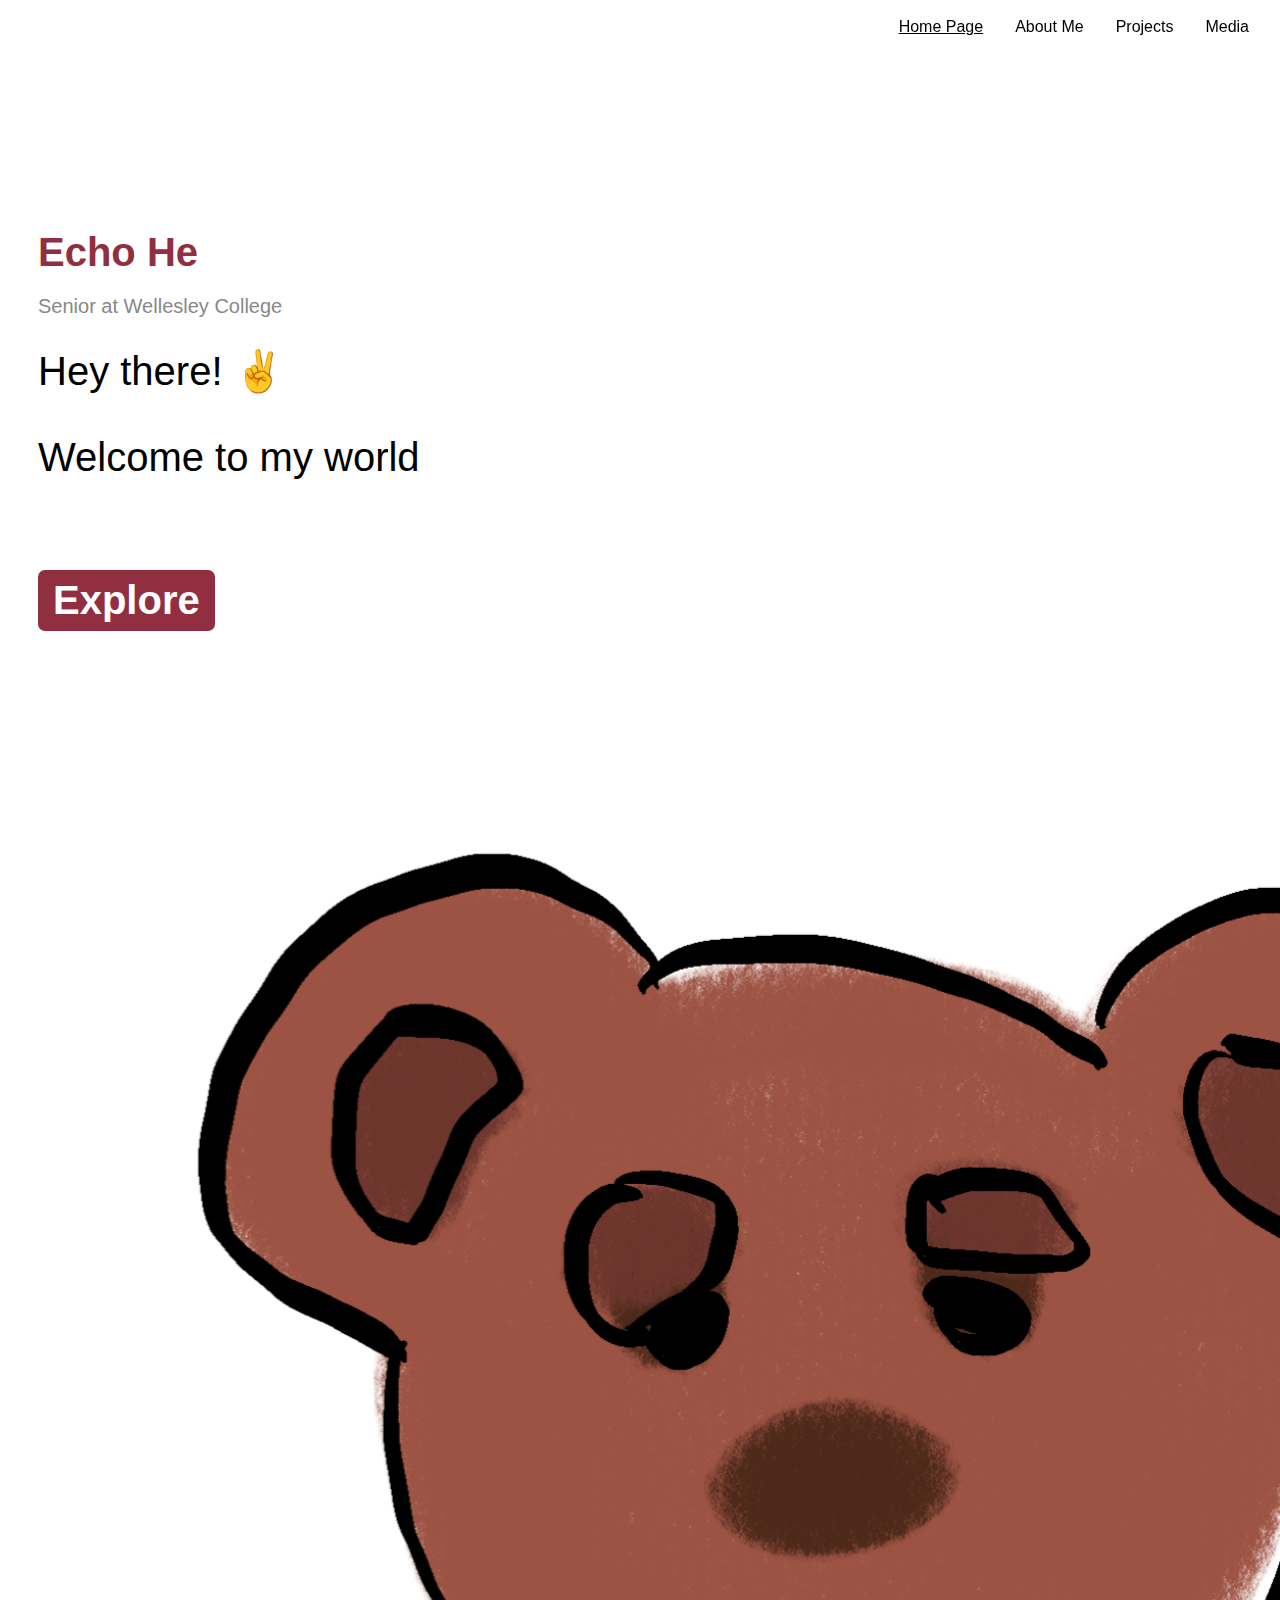
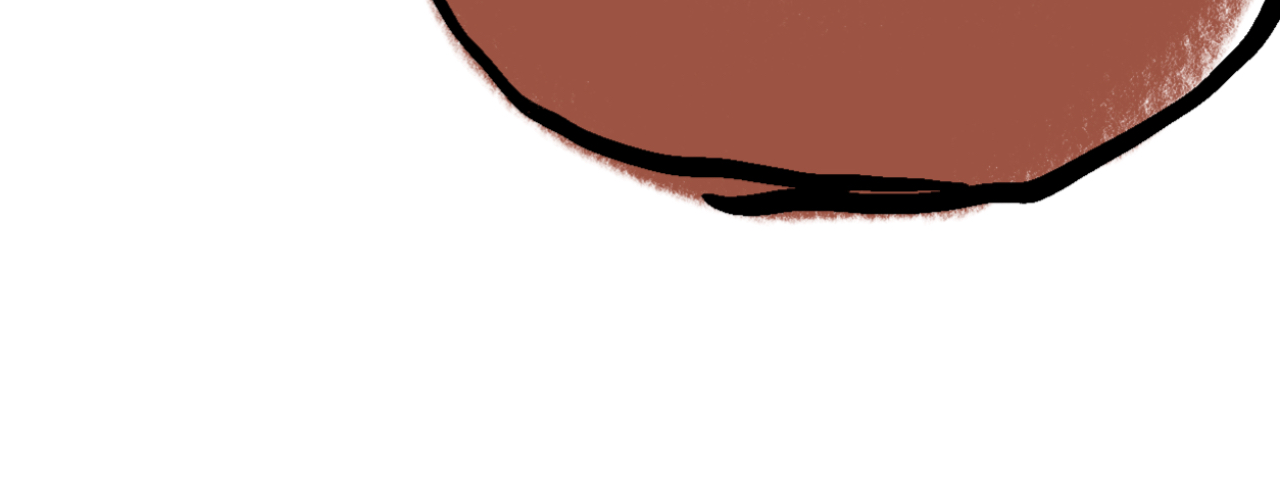
<file: index.html>
<!DOCTYPE html>
<html lang="en">
<head>
    <meta charset="UTF-8"> 
    <meta name="viewport" content="width=device-width, initial-scale=1.0">
    <link href="https://cdn.jsdelivr.net/npm/bootstrap@5.1.3/dist/css/bootstrap.min.css" rel="stylesheet" integrity="sha384-1BmE4kWBq78iYhFldvKuhfTAU6auU8tT94WrHftjDbrCEXSU1oBoqyl2QvZ6jIW3" crossorigin="anonymous">
    <link rel="stylesheet" href="styles.css">
    <title>Echo He's Page</title>
</head>
<main>
<body>
    
    <div class="navbar">
        <a href='index.html' style="text-decoration: underline;">Home Page</a>
        <a href='aboutme.html'>About Me</a>
        <a href="project.html">Projects</a>
        <a href="media.html">Media</a>
      </div>
      
    

    <div class="container">
        <div class="row" style="margin-top:100px; margin-bottom: 150px;">
            <div class="col" style="padding-top: 100px;">
        <strong style="color: #912F40; font-size: 40px; padding-bottom:5px;">Echo He</strong>
        <p class="subtitle">Senior at Wellesley College</p>
        <p class="greeting">Hey there! ✌️</p>
        <p class="description">Welcome to my world</p>
        <a href="aboutme.html" class="button-link">
        <button class="about-me-button">Explore</button>
        </a>
        </div>
   
    <div class="col">
        <div class="image-intro">
            <img src="bear.jpg" class="img-fluid" alt="icon" style="max-height: 50%;">
        </div>
    </div>
    </div>

</main>


    

    
</body>
</html>
</file>
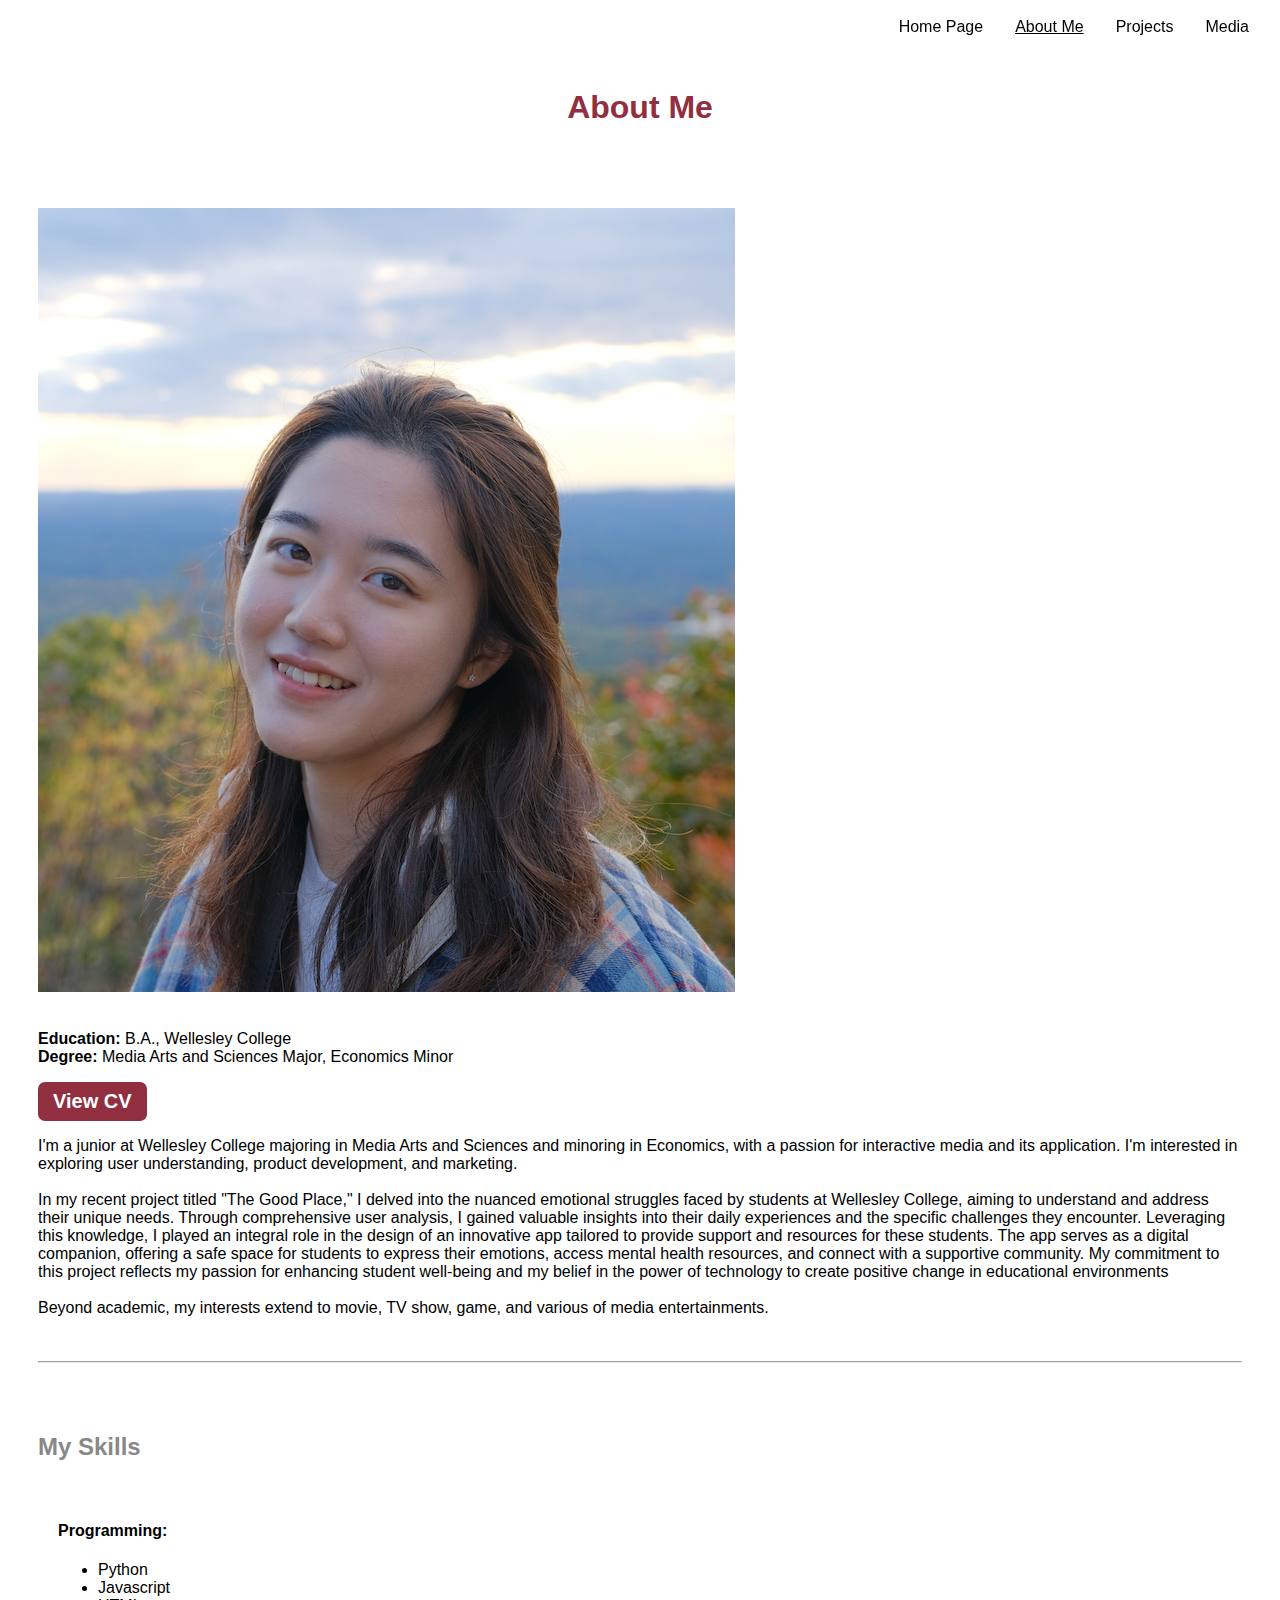
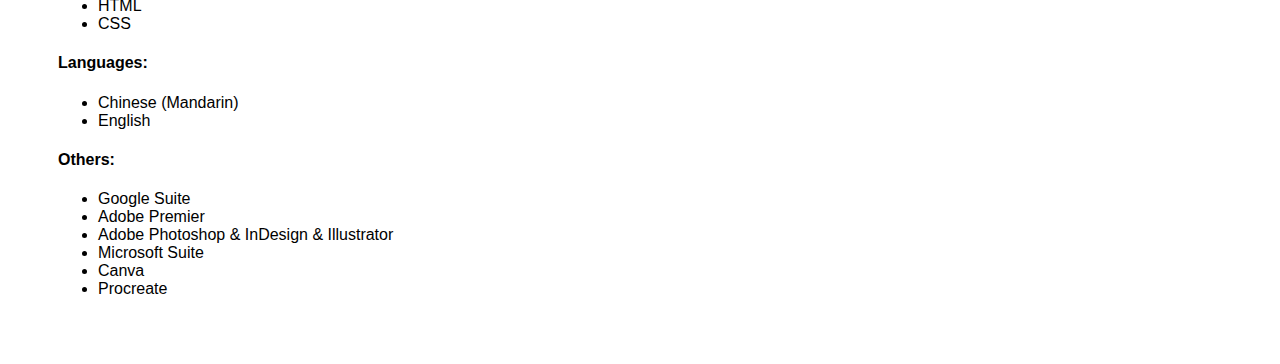
<file: aboutme.html>
<!DOCTYPE html>
<html lang="en">
<head>
    <meta charset="UTF-8">
    <meta name="viewport" content="width=device-width, initial-scale=1.0">
    <link href="https://cdn.jsdelivr.net/npm/bootstrap@5.1.3/dist/css/bootstrap.min.css" rel="stylesheet" integrity="sha384-1BmE4kWBq78iYhFldvKuhfTAU6auU8tT94WrHftjDbrCEXSU1oBoqyl2QvZ6jIW3" crossorigin="anonymous">
    <link rel="stylesheet" href="styles.css">
    <title>Echo He's About Me</title>
</head>
<body>
<main>
    <div class="navbar">
        <a href='index.html'>Home Page</a>
        <a href='aboutme.html'style="text-decoration: underline;">About Me</a>
        <a href="project.html">Projects</a>
        <a href="media.html">Media</a>
      </div>


<div class="container">
    <div class="title-text">
        <strong><h1>About Me</h1></strong>
    </div>
    <div class="row">
        <div class="col-sm-4 sticky-sidebar">
            <div style="padding-right: 20px">
            <img class="Echo-image img-fluid" src="profilepic.png" alt="echo">
            <p>
                <br>
                <strong>Education:</strong> B.A., Wellesley College<br/>
                <strong>Degree:</strong> Media Arts and Sciences Major, Economics Minor<br/>
            </p>
            <a href="Miaorui(Echo)_He_CV.pdf" class="resume-button">View CV</a>
        </div>
    </div>
        <div class="col-sm-8">
          <div style="padding-bottom: 20px;">
            <p>
                I'm a junior at Wellesley College majoring in Media Arts and Sciences and minoring in Economics, with a passion for interactive media and its application. I'm interested in exploring user understanding, product development, and marketing.<br/><br/>
                In my recent project titled "The Good Place," I delved into the nuanced emotional struggles faced by students at Wellesley College, aiming to understand and address their unique needs. Through comprehensive user analysis, I gained valuable insights into their daily experiences and the specific challenges they encounter. Leveraging this knowledge, I played an integral role in the design of an innovative app tailored to provide support and resources for these students. The app serves as a digital companion, offering a safe space for students to express their emotions, access mental health resources, and connect with a supportive community. My commitment to this project reflects my passion for enhancing student well-being and my belief in the power of technology to create positive change in educational environments <br /><br />
                Beyond academic, my interests extend to movie, TV show, game, and various of media entertainments.<br />
            </p>
          </div>
            <hr>
            <div class="container">
              <h2 style="padding-top: 50px;">My Skills</h2>
              <div class="row" style="padding: 20px;">
              <div class="col-md-4">
                <h4>Programming:</h4>
                <ul>
                  <li>Python</li>
                  <li>Javascript</li>
                  <li>HTML</li>
                  <li>CSS</li>
                </ul>
              </div>
              <div class="col-md-4">
                <h4>Languages:</h4>
                <ul>
                  <li>Chinese (Mandarin)</li>
                  <li>English</li>
                </ul>
              </div>
              <div class="col-md-4">
                <h4>Others:</h4>
                <ul>
                  <li>Google Suite</li>
                  <li>Adobe Premier</li>
                  <li>Adobe Photoshop & InDesign & Illustrator</li>
                  <li>Microsoft Suite</li>
                  <li>Canva</li>
                  <li>Procreate</li>
                </ul>
              </div>
            </div>
          </div>

        </div>
    </div>
</div>


</main>
</body>
</html>
<!--
<section id="skills">
    <div class="container">
        <h2 style="padding-top: 50px;">My Skills</h2>
      <div class="row">
        <div class="col-md-4">
          <h4>Programming:</h4>
          <ul>
            <li>Python</li>
            <li>Javascript</li>
            <li>HTML</li>
            <li>CSS</li>
          </ul>
        </div>
        <div class="col-md-4">
          <h4>Languages:</h4>
          <ul>
            <li>Chinese (Mandarin)</li>
            <li>English</li>
          </ul>
        </div>
        <div class="col-md-4">
          <h4>Others:</h4>
          <ul>
            <li>Google Suite</li>
            <li>Adobe Premier</li>
            <li>Adobe Lightroom</li>
            <li>Microsoft Suite</li>
            <li>Canva</li>
            <li>Procreate</li>
          </ul>
        </div>
      </div>
    </div>
  </section>
  >
</file>
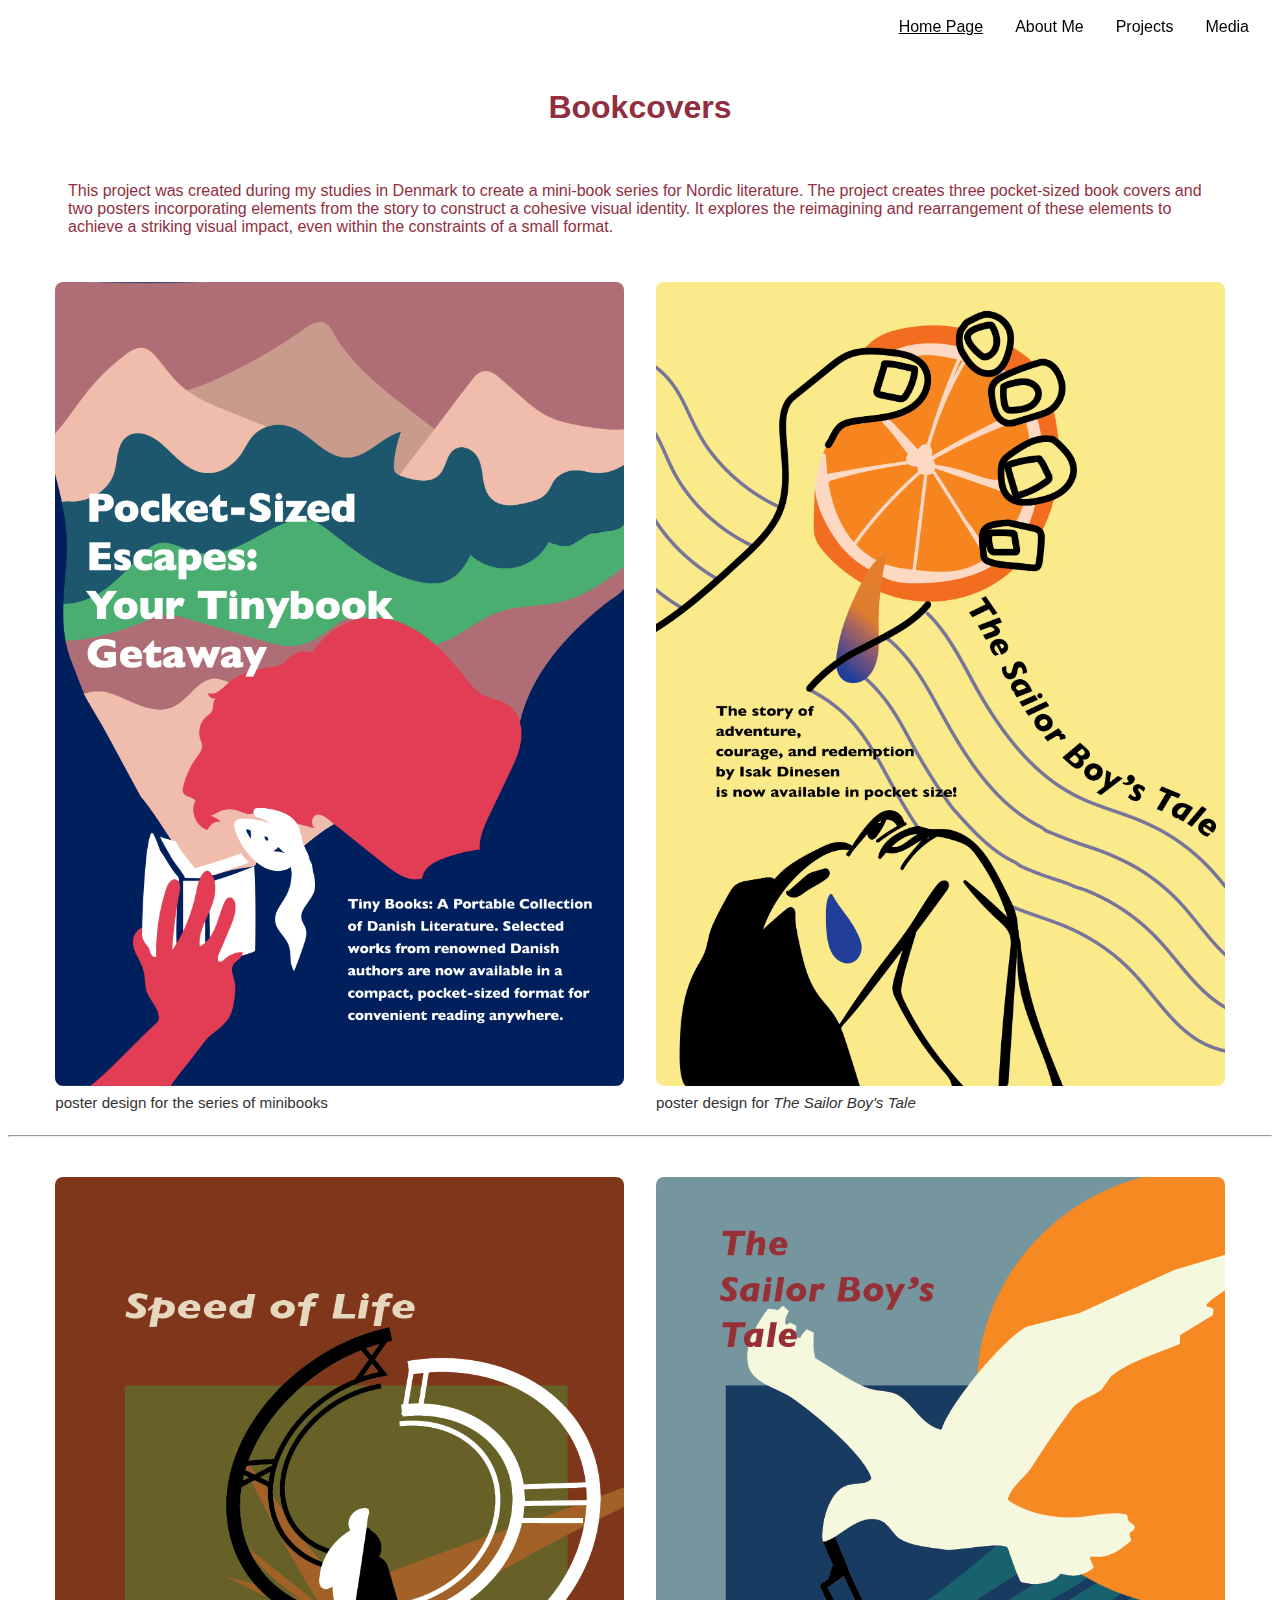
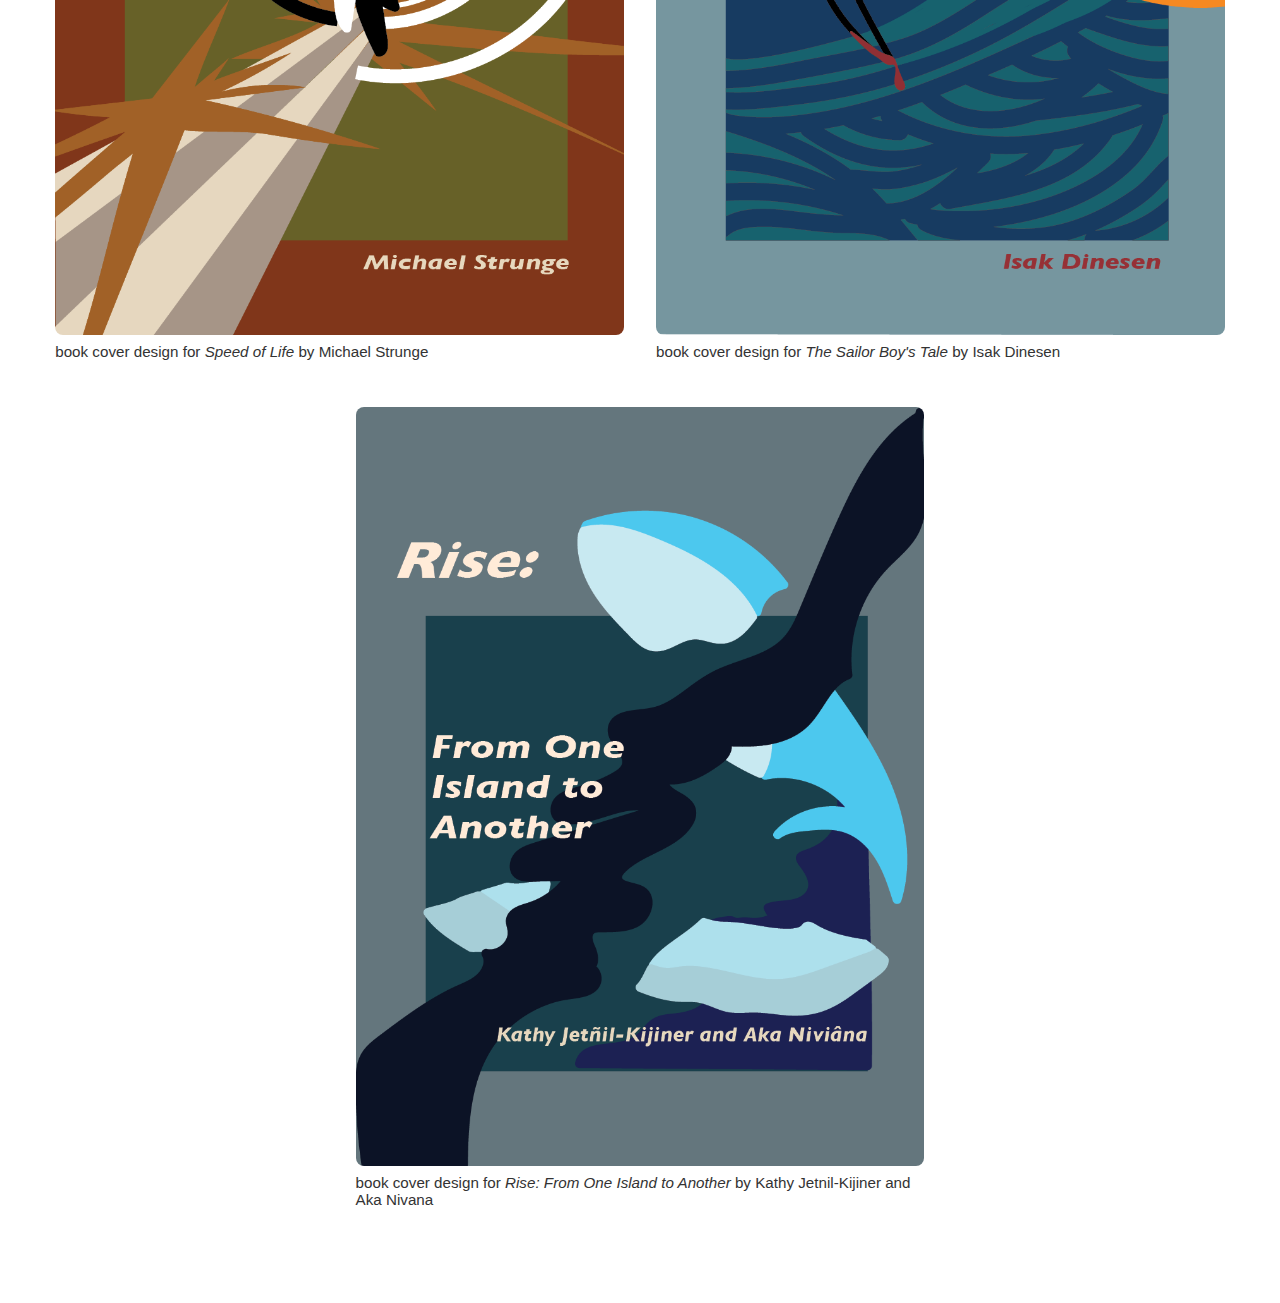
<file: bookcover.html>
<!DOCTYPE html>
<html lang="en">
<head>
    <meta charset="UTF-8"> 
    <meta name="viewport" content="width=device-width, initial-scale=1.0">
    <link href="https://cdn.jsdelivr.net/npm/bootstrap@5.1.3/dist/css/bootstrap.min.css" rel="stylesheet" integrity="sha384-1BmE4kWBq78iYhFldvKuhfTAU6auU8tT94WrHftjDbrCEXSU1oBoqyl2QvZ6jIW3" crossorigin="anonymous">
    <link rel="stylesheet" href="styles.css">
    <title>Bookcovers</title>
</head>
<main>
<body>
    
    <div class="navbar">
        <a href='index.html' style="text-decoration: underline;">Home Page</a>
        <a href='aboutme.html'>About Me</a>
        <a href="project.html">Projects</a>
        <a href="media.html">Media</a>
      </div>

      <div class="container">
        <div class="title-text">
            <strong><h1>Bookcovers</h1></strong>
            <br>
            <p style="text-align: left;">This project was created during my studies in Denmark to create a mini-book series for Nordic literature. The project creates three pocket-sized book covers and two posters incorporating elements from the story to construct a cohesive visual identity. It explores the reimagining and rearrangement of these elements to achieve a striking visual impact, even within the constraints of a small format.</p>
        </div>

        <div class="image-row two">
          <div class="image-container">
            <img src="bookcover project/poster.png" alt="Book 1">
            <p class="caption">poster design for the series of minibooks</p>
          </div>
          <div class="image-container">
            <img src="bookcover project/postersailor.png" alt="Book 2">
            <p class="caption">poster design for <I>The Sailor Boy's Tale</I></p>
          </div>
        </div>

        <hr style="margin-bottom: 40px;;">

  
    <div class="image-row two">
        <div class="image-container">
          <img src="bookcover project/project.png" alt="Poster 1">
          <p class="caption">book cover design for <i>Speed of Life</i> by Michael Strunge</p>
        </div>
        <div class="image-container">
          <img src="bookcover project/project2.png" alt="Sailor Poster">
          <p class="caption">book cover design for <i>The Sailor Boy's Tale</i> by Isak Dinesen</p>
        </div>
        <div class="image-container">
          <img src="bookcover project/project3.png" alt="Book Cover">
          <p class="caption">book cover design for <i>Rise: From One Island to Another</i> by Kathy Jetnil-Kijiner and Aka Nivana</p>
        </div>
      
  </div>

  <div style="padding-bottom: 80px;">
  </div>






</main>

  <script src="https://cdn.jsdelivr.net/npm/@popperjs/core@2.10.2/dist/umd/popper.min.js" crossorigin="anonymous"></script>
  <script src="https://cdn.jsdelivr.net/npm/bootstrap@5.1.3/dist/js/bootstrap.min.js" crossorigin="anonymous"></script>
</body>
</html>
</file>
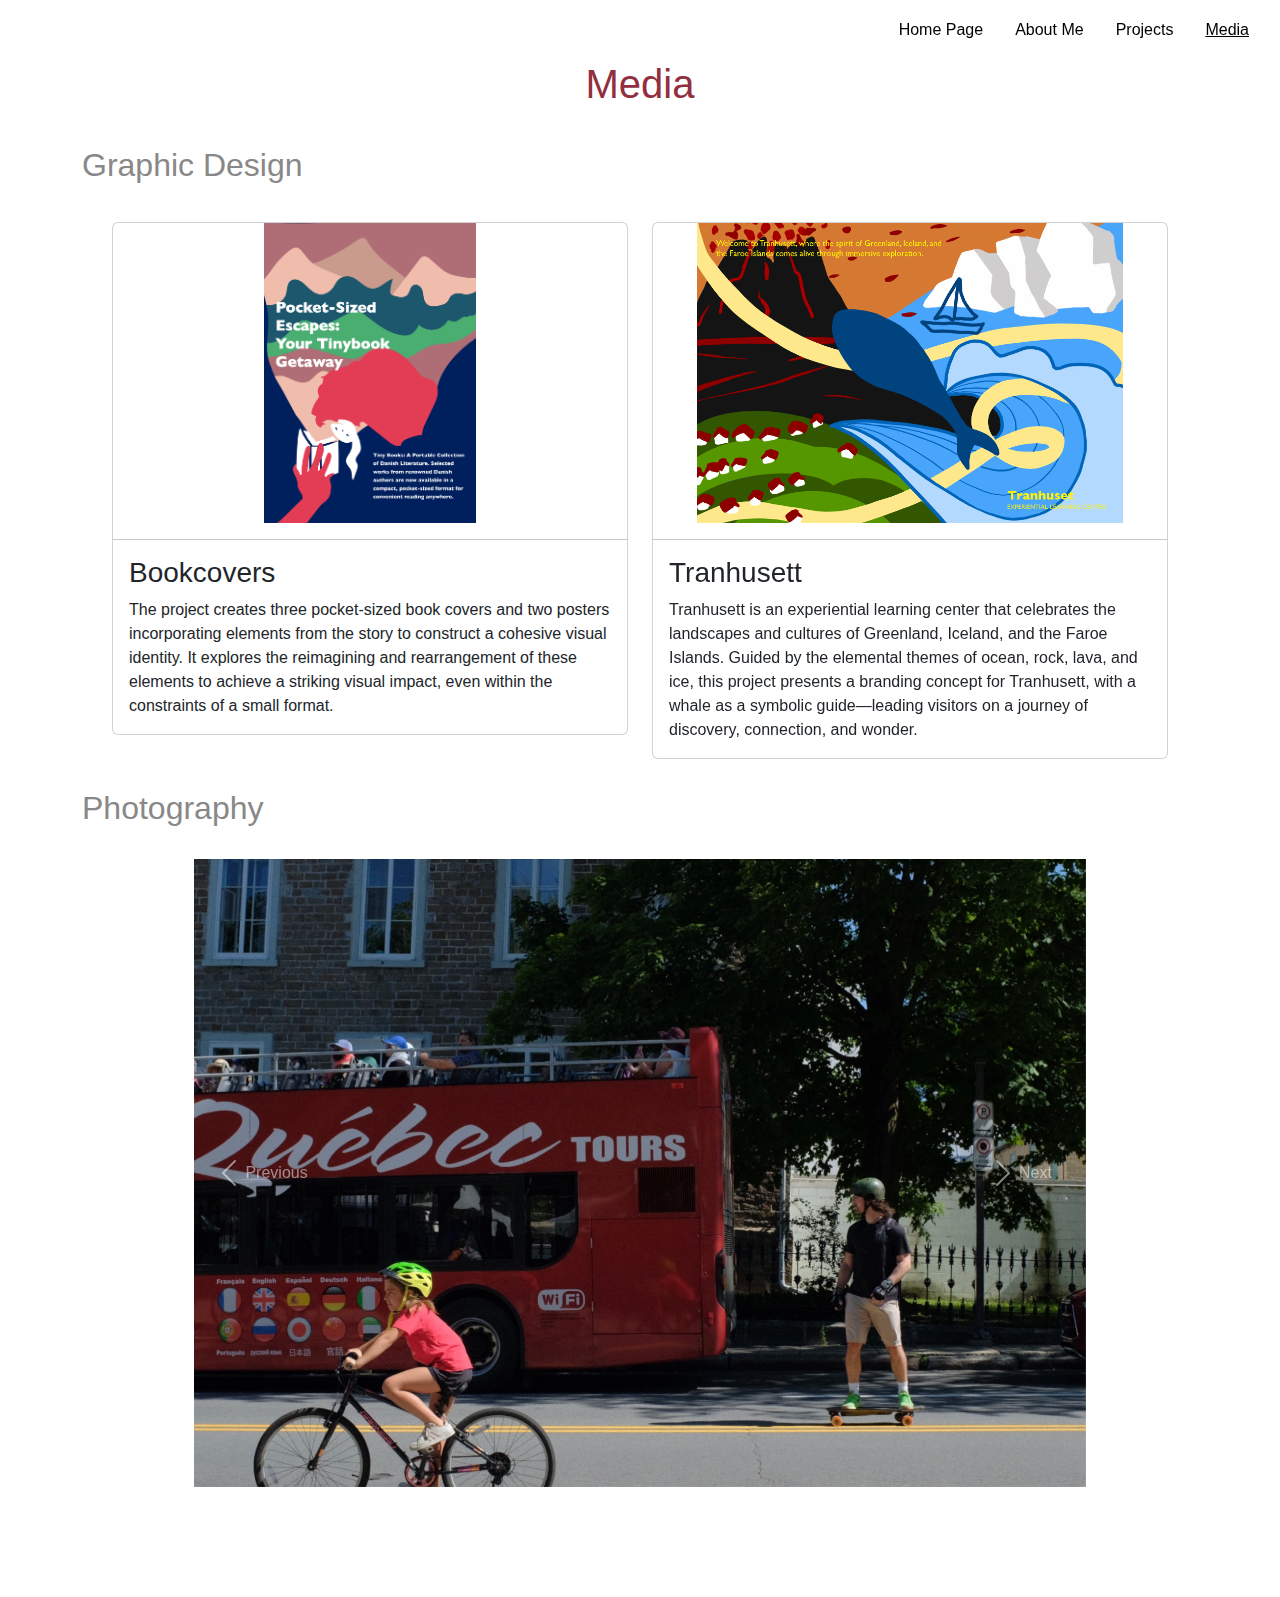
<file: media.html>
<!DOCTYPE html>
<!DOCTYPE html>
<html lang="en">
<head>
    <meta charset="UTF-8">
    <meta name="viewport" content="width=device-width, initial-scale=1.0">
    <link href="https://cdn.jsdelivr.net/npm/bootstrap@5.1.3/dist/css/bootstrap.min.css" rel="stylesheet" crossorigin="anonymous">
    <link rel="stylesheet" href="styles.css">
    <title>Media</title>
</head>

<body>
    <main>
    <div class="navbar">
        <a href='index.html'>Home Page</a>
        <a href='aboutme.html'>About Me</a>
        <a href="project.html">Projects</a>
        <a href="media.html"style="text-decoration: underline;">Media</a>

      </div>

      
      <div class="container">
        <div class="title-text">
            <strong><h1>Media</h1></strong>
        </div>
<!--graphic design-->
<h2>Graphic Design</h2>

<div class="row">
  <div class="col">
      <a href="bookcover.html" class="card">
          <div class="cardholder">
           <img class="img-fluid" src="bookcover project/poster.png" alt="bookcover">
           <hr>
              <div class="card-body">
                <h3 class="card-title">Bookcovers</h3>
                <p class="card-text">The project creates three pocket-sized book covers and two posters incorporating elements from the story to construct a cohesive visual identity. It explores the reimagining and rearrangement of these elements to achieve a striking visual impact, even within the constraints of a small format.</p>
              

              </div>
          </div>
       </a>
  </div>

 
  <div class="col">
      <a href="Tranhuset.html" class="card">
          <div class="cardholder">
           <img class="img-fluid" src="museum branding/back magic folder copy.png" alt="wellesleyFAQ">
           <hr>
              <div class="card-body">
                <h3 class="card-title">Tranhusett</h3>
                <p class="card-text">Tranhusett is an experiential learning center that celebrates the landscapes and cultures of Greenland, Iceland, and the Faroe Islands. Guided by the elemental themes of ocean, rock, lava, and ice, this project presents a branding concept for Tranhusett, with a whale as a symbolic guide—leading visitors on a journey of discovery, connection, and wonder. </p>
              
              </div>
          </div>
       </a>
  </div>
</div>




<h2>Photography</h2>
<br>

        <div id="carouselExampleSlidesOnly" style= "margin-left:10%; margin-right:10%; margin-bottom: 30px; max-height: 70%;" class="carousel slide" data-bs-ride="carousel">
          <div class="carousel-inner">
              <div class="carousel-item active">
                  <img src="a.jpg" class="d-block w-100 img-fluid" alt="First slide">
              </div>
              <div class="carousel-item">
                  <img src="b.jpg" class="d-block w-100 img-fluid" alt="Second slide">
              </div>
              <div class="carousel-item">
                  <img src="c.JPG" class="d-block w-100 img-fluid" alt="Third slide">
              </div>
              <div class="carousel-item">
                  <img src="d.jpg" class="d-block w-100 img-fluid" alt="Fourth slide">
              </div>
          </div>
          <a class="carousel-control-prev" href="#carouselExampleSlidesOnly" role="button" data-bs-slide="prev">
              <span class="carousel-control-prev-icon" aria-hidden="true"></span>
              <span class="sr-only">Previous</span>
          </a>
          <a class="carousel-control-next" href="#carouselExampleSlidesOnly" role="button" data-bs-slide="next">
              <span class="carousel-control-next-icon" aria-hidden="true"></span>
              <span class="sr-only">Next</span>
          </a>
      </div>




      <div style="padding-bottom: 80px;"></div>
  </main>

  <script src="https://cdn.jsdelivr.net/npm/@popperjs/core@2.10.2/dist/umd/popper.min.js" crossorigin="anonymous"></script>
  <script src="https://cdn.jsdelivr.net/npm/bootstrap@5.1.3/dist/js/bootstrap.min.js" crossorigin="anonymous"></script>
</body>
</html>
</file>
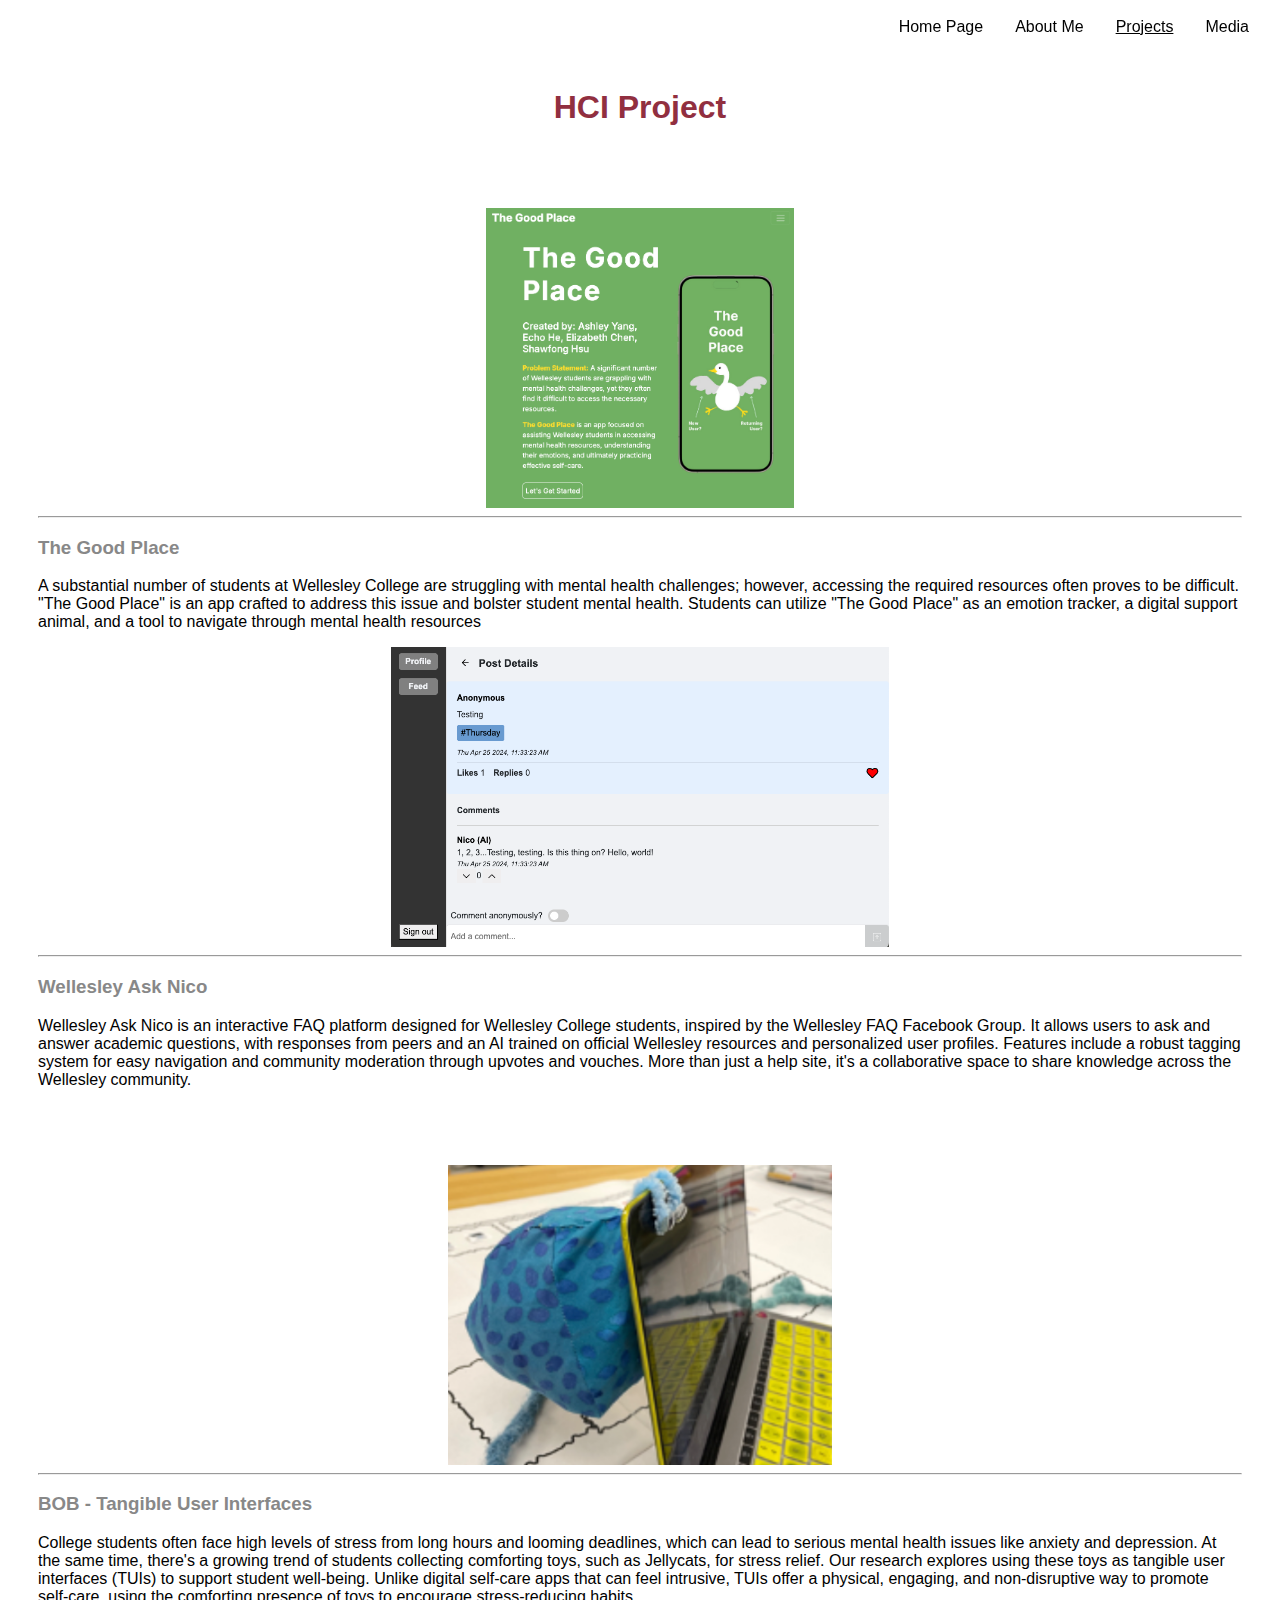
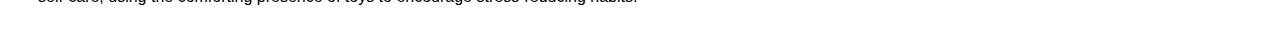
<file: project.html>
<!DOCTYPE html>
<html lang="en">
<head>
    <meta charset="UTF-8">
    <meta name="viewport" content="width=device-width, initial-scale=1.0">
    <link href="https://cdn.jsdelivr.net/npm/bootstrap@5.1.3/dist/css/bootstrap.min.css" rel="stylesheet" integrity="sha384-1BmE4kWBq78iYhFldvKuhfTAU6auU8tT94WrHftjDbrCEXSU1oBoqyl2QvZ6jIW3" crossorigin="anonymous">
    <link rel="stylesheet" href="styles.css">
    <title>Echo He's project</title>
</head>
<body>
<main>
    <div class="navbar">
        <a href='index.html'>Home Page</a>
        <a href='aboutme.html'>About Me</a>
        <a href="project.html"style="text-decoration: underline;">Projects</a>
        <a href="media.html">Media</a>
      </div>

      <div class="container">
        <div class="title-text">
            <strong><h1>HCI Project</h1></strong>
        </div>
    

      <div class="row">
        <div class="col">
            <a href="https://cs.wellesley.edu/~agp/index.html" class="card">
                <div class="cardholder">
                 <img class="img-fluid" src="agoodplace.png" alt="goodplace">
                 <hr>
                    <div class="card-body">
                      <h3 class="card-title">The Good Place</h3>
                      <p class="card-text">A substantial number of students at Wellesley College are struggling with mental health challenges; however, accessing the required resources often proves to be difficult. "The Good Place" is an app crafted to address this issue and bolster student mental health. Students can utilize "The Good Place" as an emotion tracker, a digital support animal, and a tool to navigate through mental health resources</p>
                    

                    </div>
                </div>
             </a>
        </div>
    
       
        <div class="col">
            <a href="WellesleyFAQ.html" class="card">
                <div class="cardholder">
                 <img class="img-fluid" src="wellesleyFAQ.png" alt="wellesleyFAQ">
                 <hr>
                    <div class="card-body">
                      <h3 class="card-title">Wellesley Ask Nico</h3>
                      <p class="card-text">Wellesley Ask Nico is an interactive FAQ platform designed for Wellesley College students, inspired by the Wellesley FAQ Facebook Group. It allows users to ask and answer academic questions, with responses from peers and an AI trained on official Wellesley resources and personalized user profiles. Features include a robust tagging system for easy navigation and community moderation through upvotes and vouches. More than just a help site, it's a collaborative space to share knowledge across the Wellesley community.</p>
                    
                    </div>
                </div>
             </a>
        </div>
    </div>


<break></break>
    <div class="row">
        <div class="col">
            <a href="https://ecooou.github.io/bob/" class="card">
                <div class="cardholder">
                 <img class="img-fluid" src="BOB.png" alt="BOB">
                 <hr>
                    <div class="card-body">
                      <h3 class="card-title">BOB - Tangible User Interfaces</h3>
                      <p class="card-text">College students often face high levels of stress from long hours and looming deadlines, which can lead to serious mental health issues like anxiety and depression. At the same time, there's a growing trend of students collecting comforting toys, such as Jellycats, for stress relief. Our research explores using these toys as tangible user interfaces (TUIs) to support student well-being. Unlike digital self-care apps that can feel intrusive, TUIs offer a physical, engaging, and non-disruptive way to promote self-care, using the comforting presence of toys to encourage stress-reducing habits.</p>
                    
                    </div>
                </div>
             </a>
        </div>
    
        <div class="col"></div>
       
    </div>
    
    


</div>


</main>
</body>
</html>
</file>
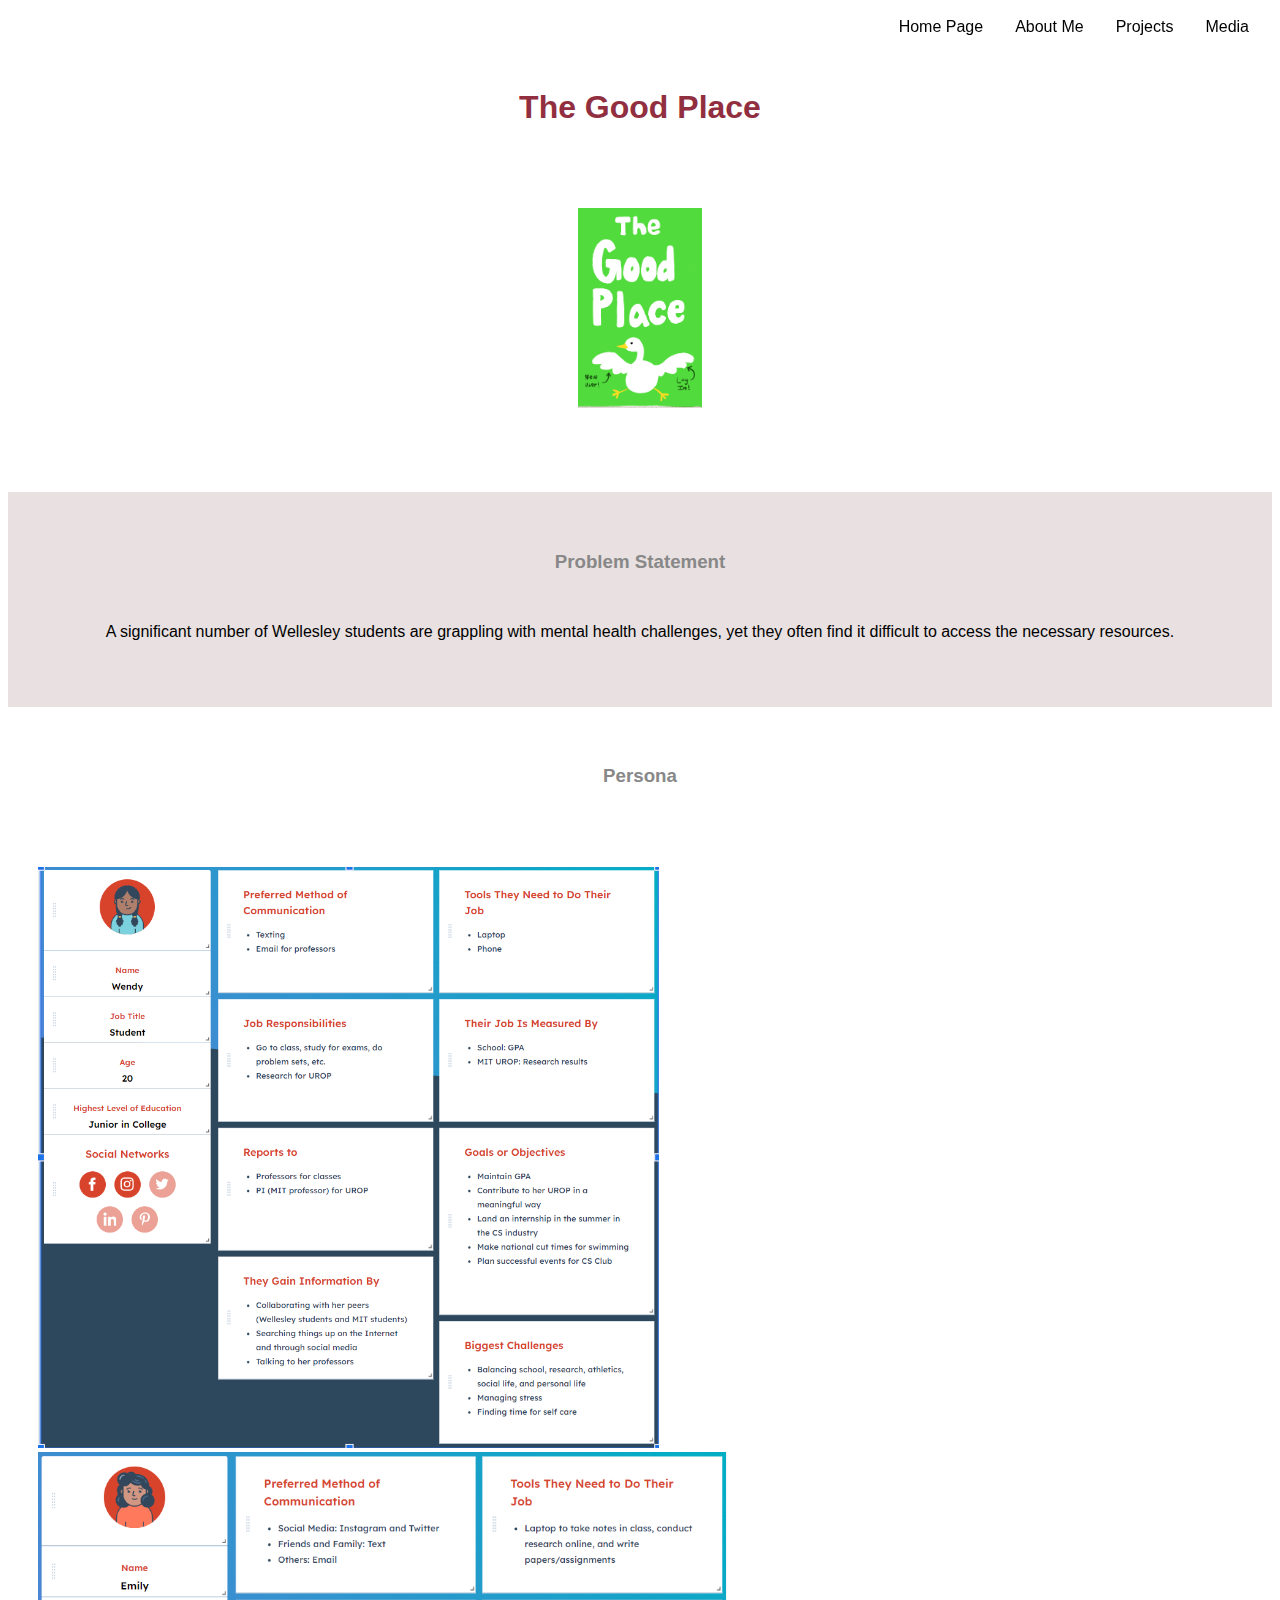
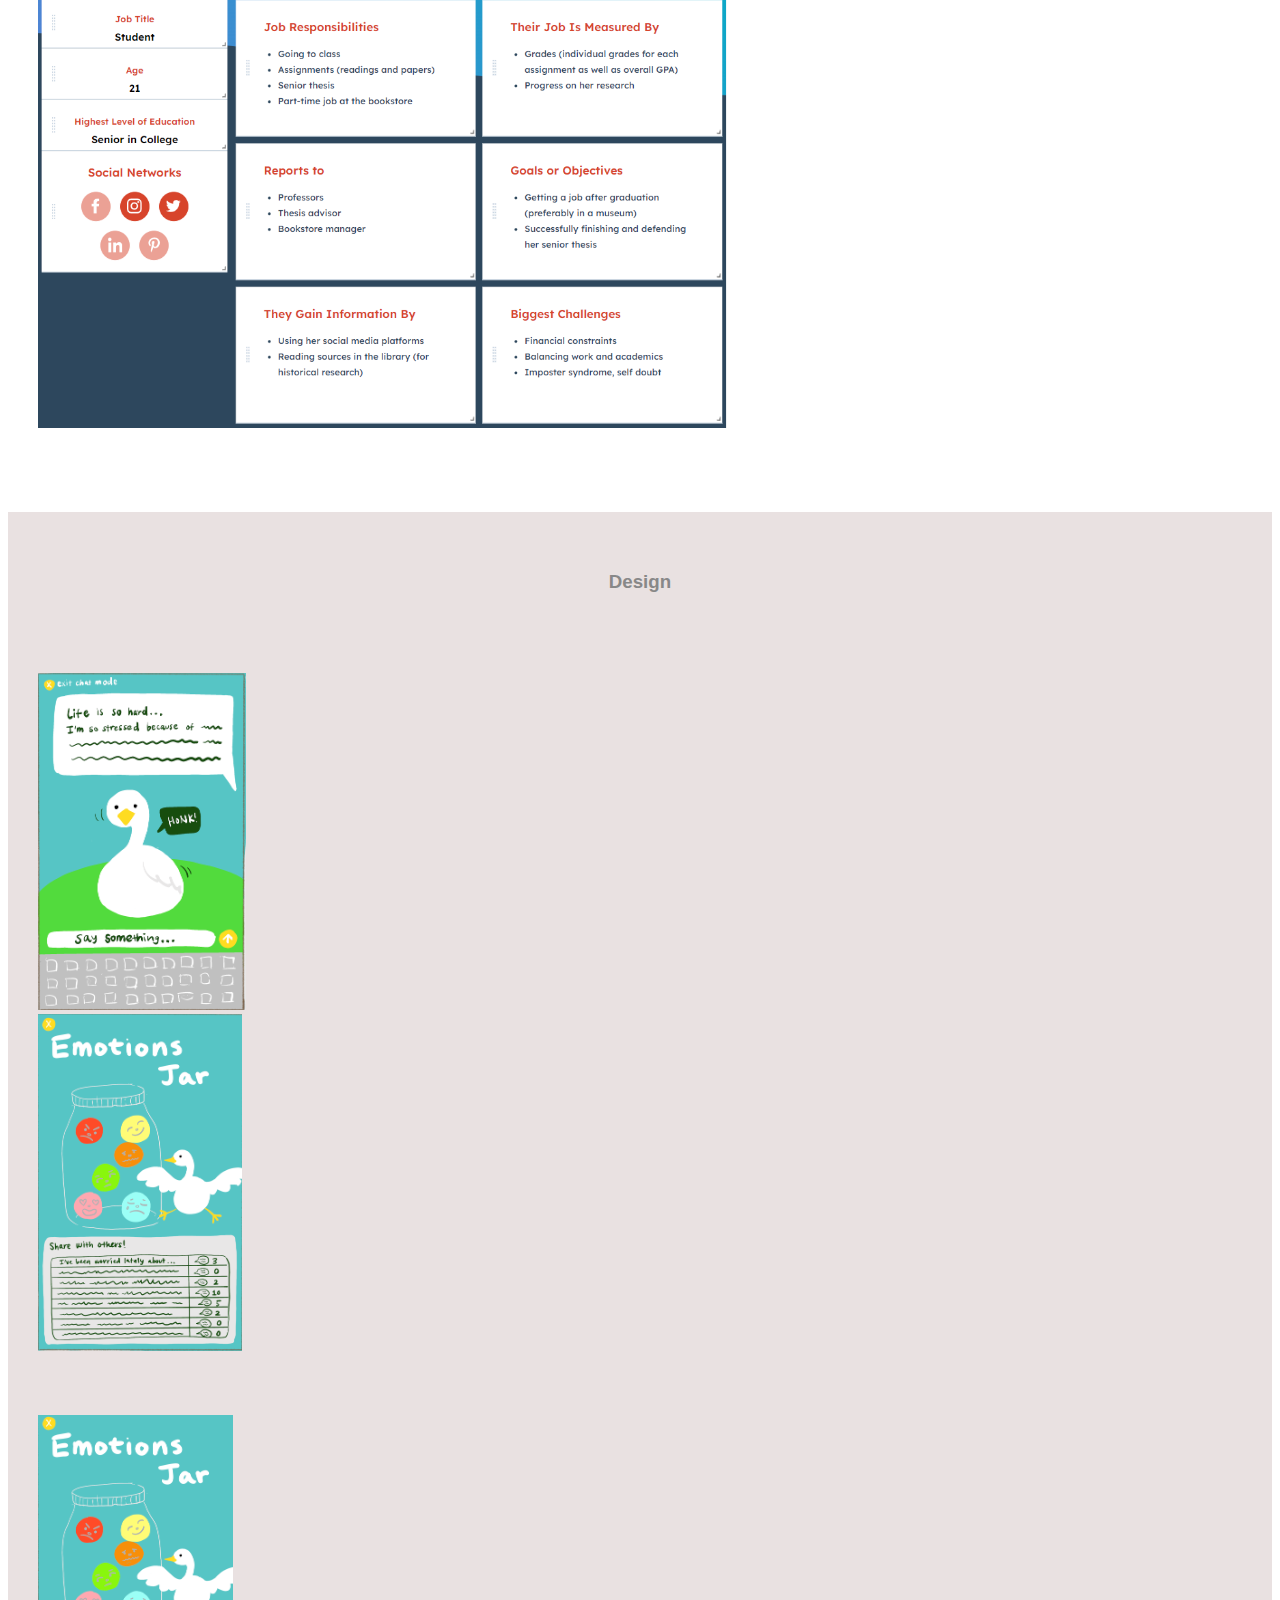
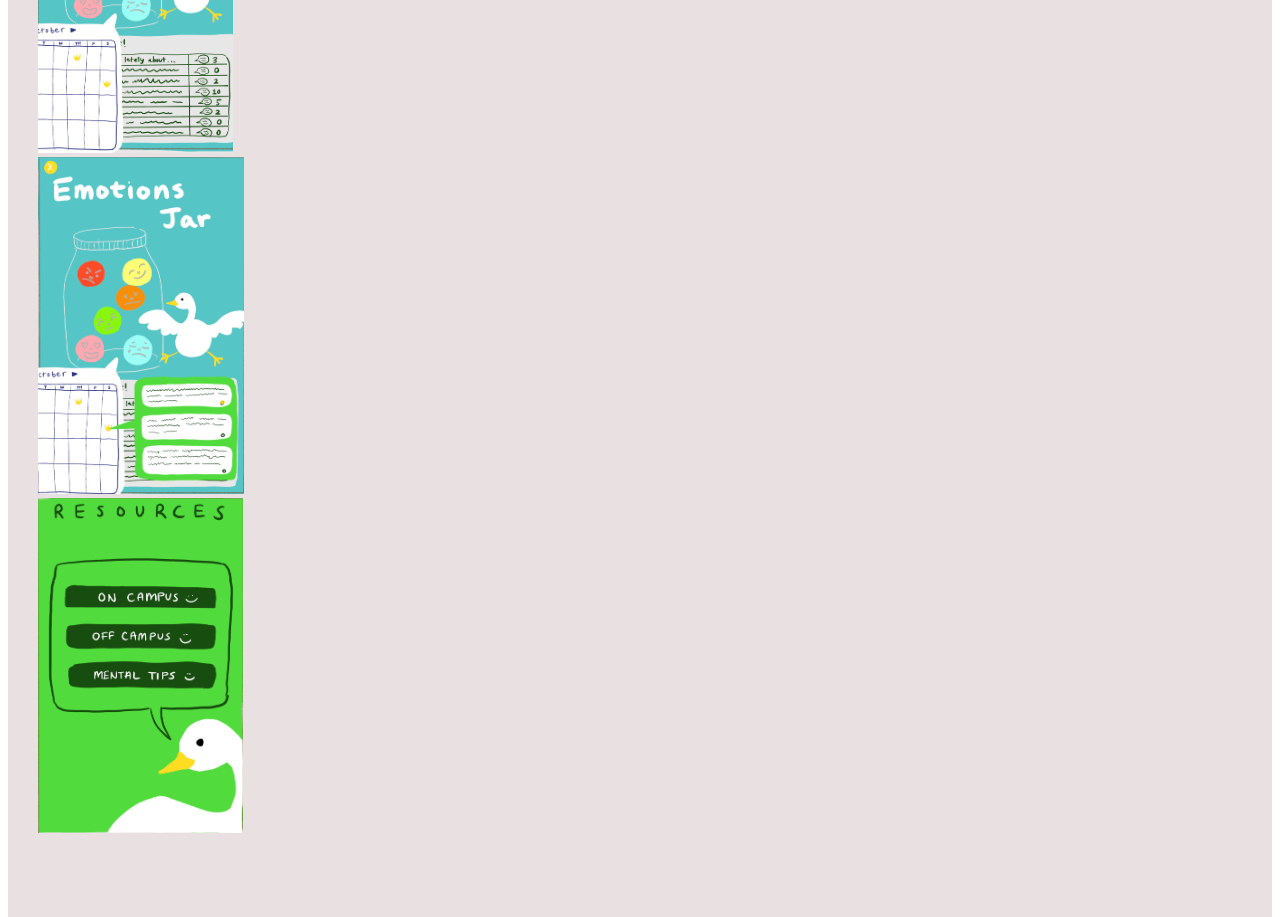
<file: theGoodPlace.html>
<!DOCTYPE html>
<html lang="en">
<head>
    <meta charset="UTF-8">
    <meta name="viewport" content="width=device-width, initial-scale=1.0">
    <link href="https://cdn.jsdelivr.net/npm/bootstrap@5.1.3/dist/css/bootstrap.min.css" rel="stylesheet" integrity="sha384-1BmE4kWBq78iYhFldvKuhfTAU6auU8tT94WrHftjDbrCEXSU1oBoqyl2QvZ6jIW3" crossorigin="anonymous">
    <link rel="stylesheet" href="styles.css">
    <title>The Good Place</title>
</head>
<body>
<main>
    <div class="navbar">
        <a href='index.html'>Home Page</a>
        <a href='aboutme.html'>About Me</a>
        <a href="project.html">Projects</a>
        <a href="media.html">Media</a>
      </div>

<section id="opening">
<div class="container">
    <div class="title-text">
        <strong><h1>The Good Place</h1></strong>
    </div>
    <div class="row">
        <div style="margin-bottom: 50px; display:block; text-align: center;" >
            <img style="max-height: 200px;" src="goodPlace.png" alt="goodPlace">
        </div>
</div>
</section>


<section id="problem statement" style="background-color:#e9e1e1;">
<div style="padding-bottom: 50px; padding-top: 40px;" class="container">
    <strong><h3 style="margin-bottom: 50px; text-align: center;">Problem Statement</h3></strong>
            <p style="text-align:center;">
                A significant number of Wellesley students are grappling with mental health challenges, yet they often find it difficult to access the necessary resources.
            </p>
        </div>
    </div>
</div>
</section>

<section id="Persona">
    <div style="padding-bottom: 50px; padding-top: 40px;" class="container">
        <strong><h3 style="margin-bottom: 50px; text-align: center;">Persona</h3></strong>
                <div class="row">
                    <div class="col">
                        <img class="img-fluid" src="persona1.png" alt="persona1">
                    </div>
                    <div class="col">
                        <img class="img-fluid" src="persona2.png" alt="persona2">
                    </div>
                </div>
            </div>
        
    </section>

    <section id="design" style="background-color:#e9e1e1;">
        <div style="padding-bottom: 50px; padding-top: 40px;" class="container">
            <strong><h3 style="margin-bottom: 50px; text-align: center;">Design</h3></strong>
            <div style="padding-bottom: 30px;" class="row">
                <div class="col d-flex justify-content-center"> <!-- Apply flexbox here -->
                    <img class="img-fluid" src="1.png" alt="persona1">
                </div>
                <div class="col d-flex justify-content-center"> <!-- Apply flexbox here -->
                    <img class="img-fluid" src="2.png" alt="persona2">
                </div>
            </div>
            <div class="row">
                <div class="col d-flex justify-content-center"> <!-- Apply flexbox here -->
                    <img class="img-fluid" src="3.png" alt="persona1">
                </div>
                <div class="col d-flex justify-content-center"> <!-- Apply flexbox here -->
                    <img class="img-fluid" src="4.png" alt="persona2">
                </div>
                <div class="col d-flex justify-content-center"> <!-- Apply flexbox here -->
                    <img class="img-fluid" src="5.png" alt="persona2">
                </div>
            </div>
        </section>
</file>
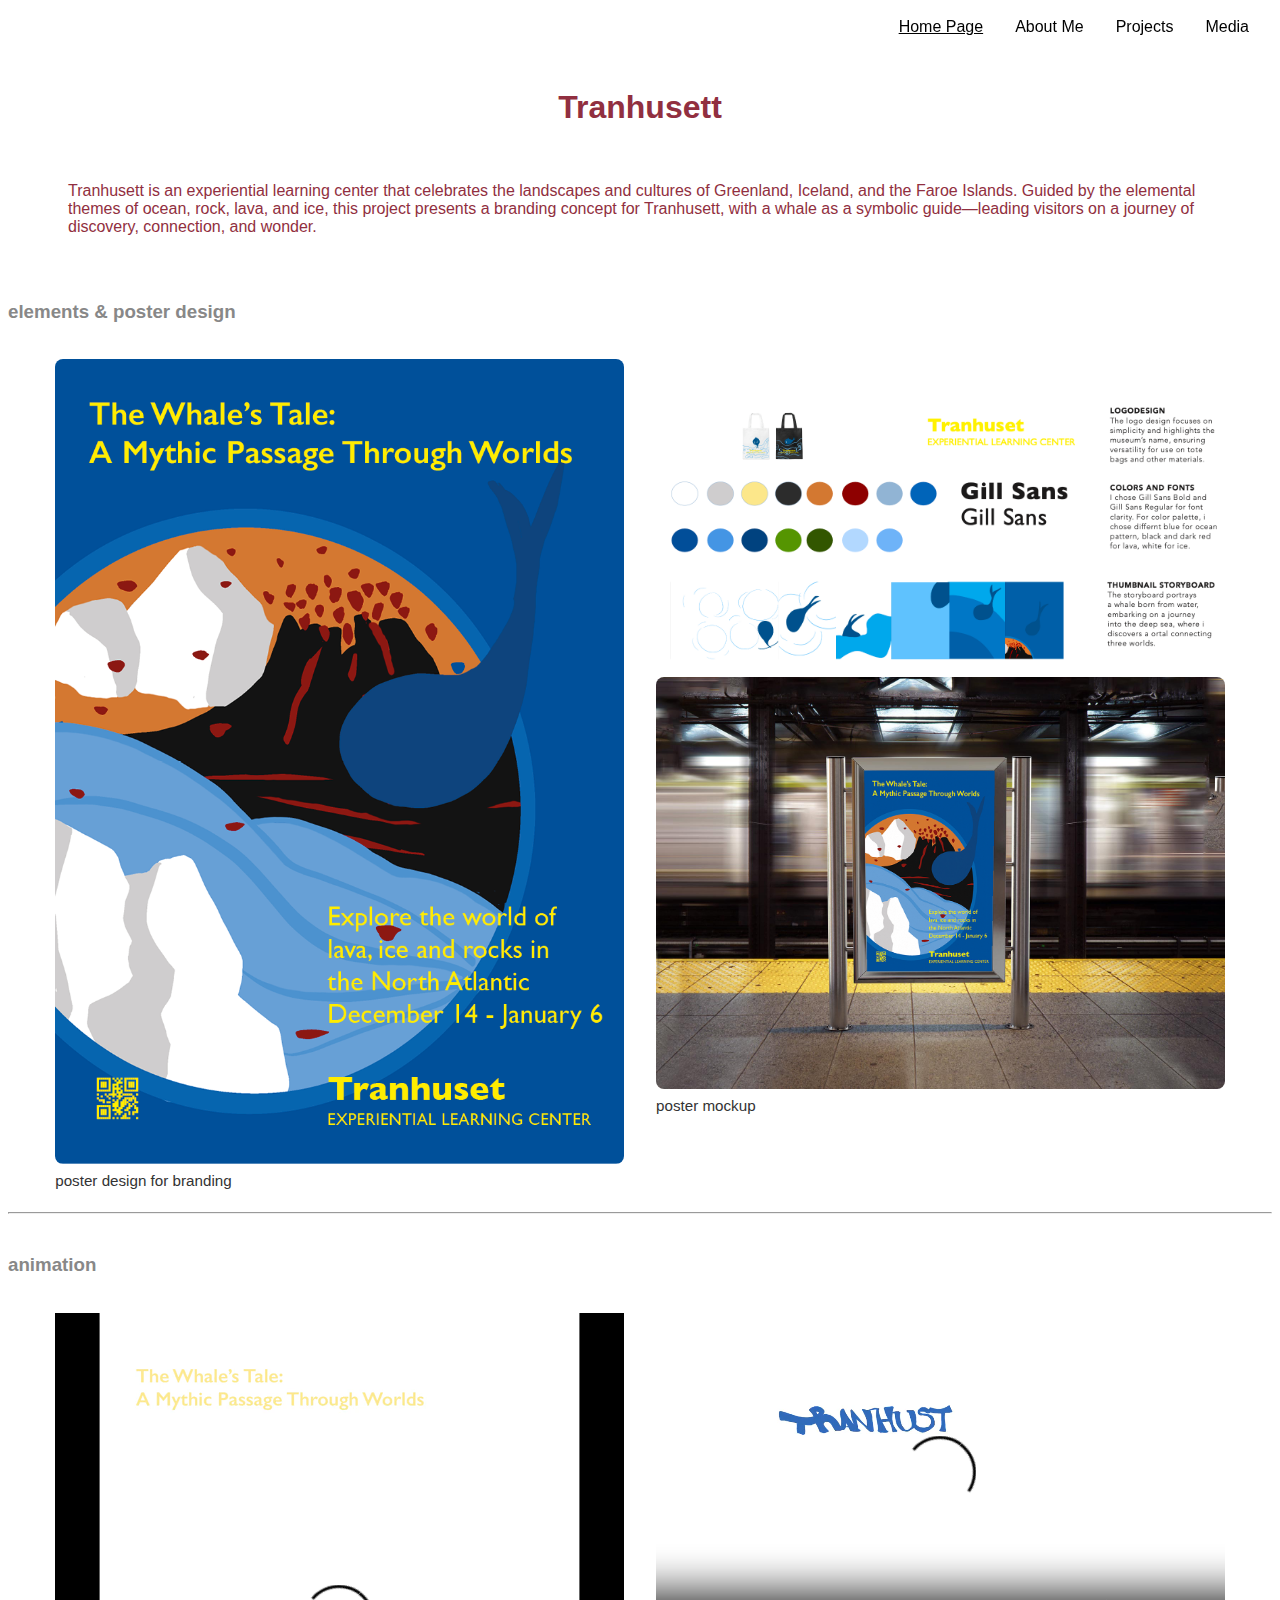
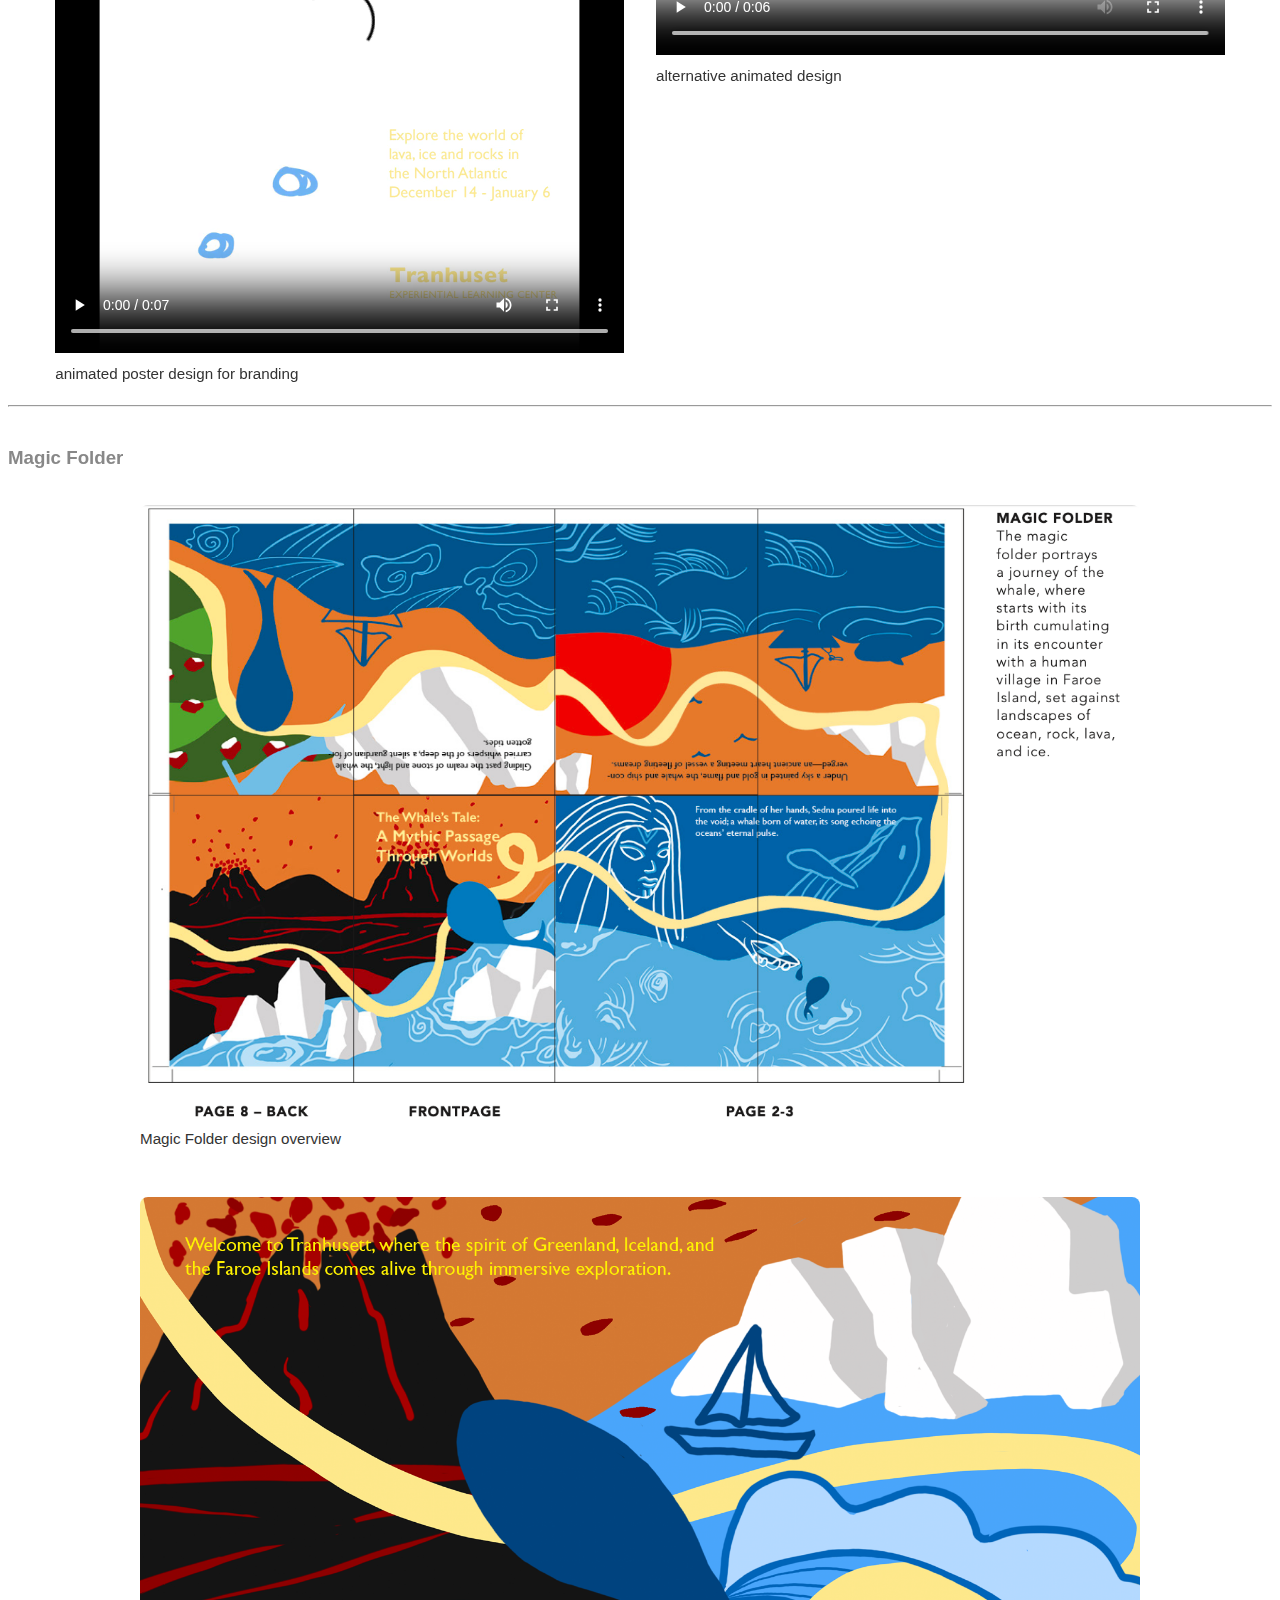
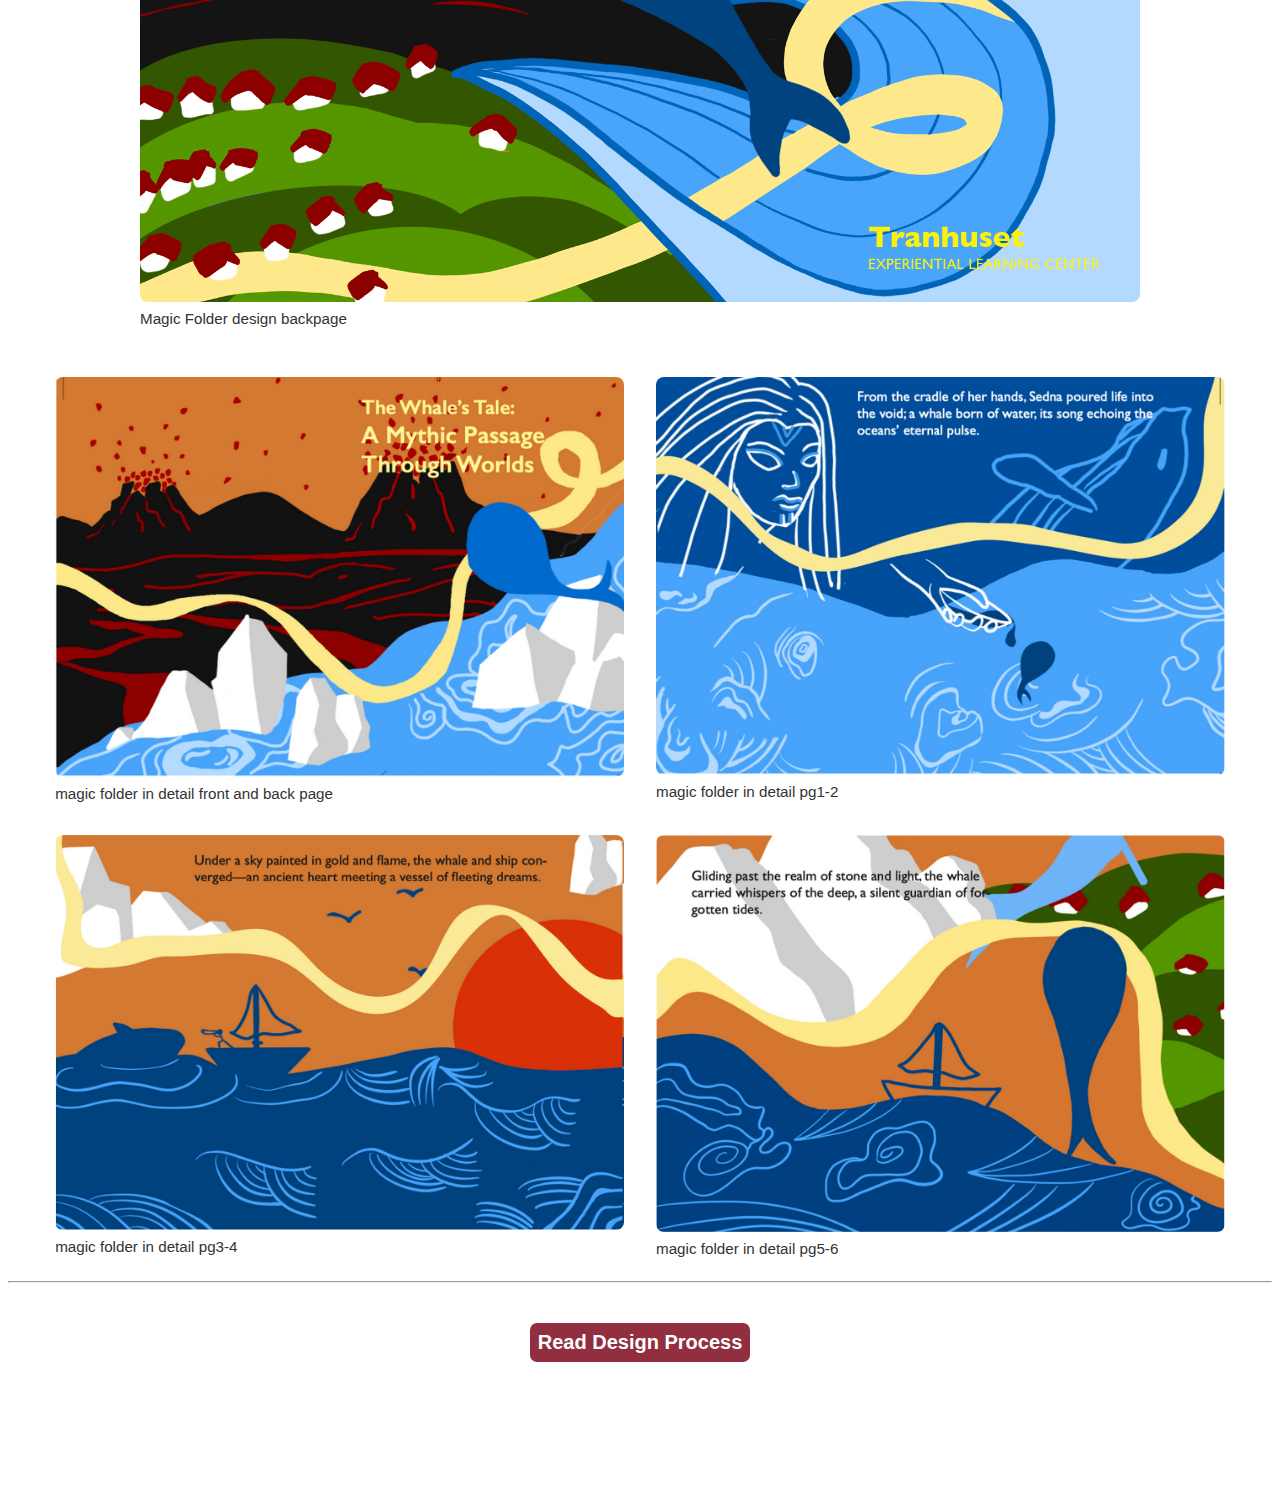
<file: Tranhuset.html>
<!DOCTYPE html>
<html lang="en">
<head>
    <meta charset="UTF-8"> 
    <meta name="viewport" content="width=device-width, initial-scale=1.0">
    <link href="https://cdn.jsdelivr.net/npm/bootstrap@5.1.3/dist/css/bootstrap.min.css" rel="stylesheet" integrity="sha384-1BmE4kWBq78iYhFldvKuhfTAU6auU8tT94WrHftjDbrCEXSU1oBoqyl2QvZ6jIW3" crossorigin="anonymous">
    <link rel="stylesheet" href="styles.css">
    <title>Tranhuset</title>
</head>
<main>
<body>
    
    <div class="navbar">
        <a href='index.html' style="text-decoration: underline;">Home Page</a>
        <a href='aboutme.html'>About Me</a>
        <a href="project.html">Projects</a>
        <a href="media.html">Media</a>
      </div>

      <div class="container">
        <div class="title-text">
            <strong><h1>Tranhusett</h1></strong>
            <br>
            <p style="text-align: left;">Tranhusett is an experiential learning center that celebrates the landscapes and cultures of Greenland, Iceland, and the Faroe Islands. Guided by the elemental themes of ocean, rock, lava, and ice, this project presents a branding concept for Tranhusett, with a whale as a symbolic guide—leading visitors on a journey of discovery, connection, and wonder.</p>
        </div>

        <h3>elements & poster design</h3>
        <br>
       
        
       
          <div class="image-row two">
            <div class="image-container">
                <img src="museum branding/poster copy 2.png" alt="poster">
                <p class="caption">poster design for branding</p>
            </div>
            <div class="image-container">
              <img src="museum branding/elements.png" alt="design elements">
              <img src="museum branding/mockup copy.png" alt="poster mockup">
              <p class="caption">poster mockup</p>
            </div>
          </div>
  
          <hr style="margin-bottom: 40px;;">

          <h3>animation</h3>
          <br>
          <div class="image-row two">
            <div class="image-container">
                <video width="100%" height="auto" controls="">
                    <source src="museum branding/video1.mp4" alt="video1">
                    Your browser does not support the video tag.
                </video>
                <p class="caption">animated poster design for branding</p>
            </div>
            <div class="image-container">
                <video width="100%" height="auto" controls="">
                    <source src="museum branding/video2.mp4" alt="video2">
                    Your browser does not support the video tag.
                </video>
              <p class="caption">alternative animated design</p>
            </div>
          </div>

          <hr style="margin-bottom: 40px;">

          <h3>Magic Folder</h3>
          <br>
          <div class="image-column-single">
            <img src="museum branding/magic folder.png" alt="magic folder">
            <p class="caption">Magic Folder design overview</p>
          </div>
          <br>

          <div class="image-column-single">
            <img src="museum branding/back magic folder copy.png" alt="magic folder">
            <p class="caption">Magic Folder design backpage</p>
          </div>
          <br>

          <div class="image-row two">
            <div class="image-container">
                <img src="museum branding/folder1.png" alt="poster">
                <p class="caption">magic folder in detail front and back page</p>
            </div>
            <div class="image-container">
              <img src="museum branding/folder2.png" alt="design elements">
              
              <p class="caption">magic folder in detail pg1-2</p>
            </div>
          </div>
          <br>
          <div class="image-row two">
            <div class="image-container">
                <img src="museum branding/folder3.png" alt="poster">
                <p class="caption">magic folder in detail pg3-4</p>
            </div>
            <div class="image-container">
              <img src="museum branding/folder4.png" alt="design elements">
              
              <p class="caption">magic folder in detail pg5-6</p>
            </div>
          </div>

         <hr style="margin-bottom: 40px;;">

         <div class="image-column-single">
            <a href="https://docs.google.com/presentation/d/1dbcv1SKLQgVHHLV2z7RbMoFjU3fIpnGt/edit?usp=sharing&ouid=101743454834822289156&rtpof=true&sd=true">
                <button class="resume-button" style="padding: 0.5rem;">Read Design Process</button>
            </a>
          </div>
          <br>

    </div>

  

  <div style="padding-bottom: 80px;">
  </div>






</main>
<script src="https://cdn.jsdelivr.net/npm/@popperjs/core@2.10.2/dist/umd/popper.min.js" crossorigin="anonymous"></script>
<script src="https://cdn.jsdelivr.net/npm/bootstrap@5.1.3/dist/js/bootstrap.min.js" crossorigin="anonymous"></script>
</body>
</html>
</file>
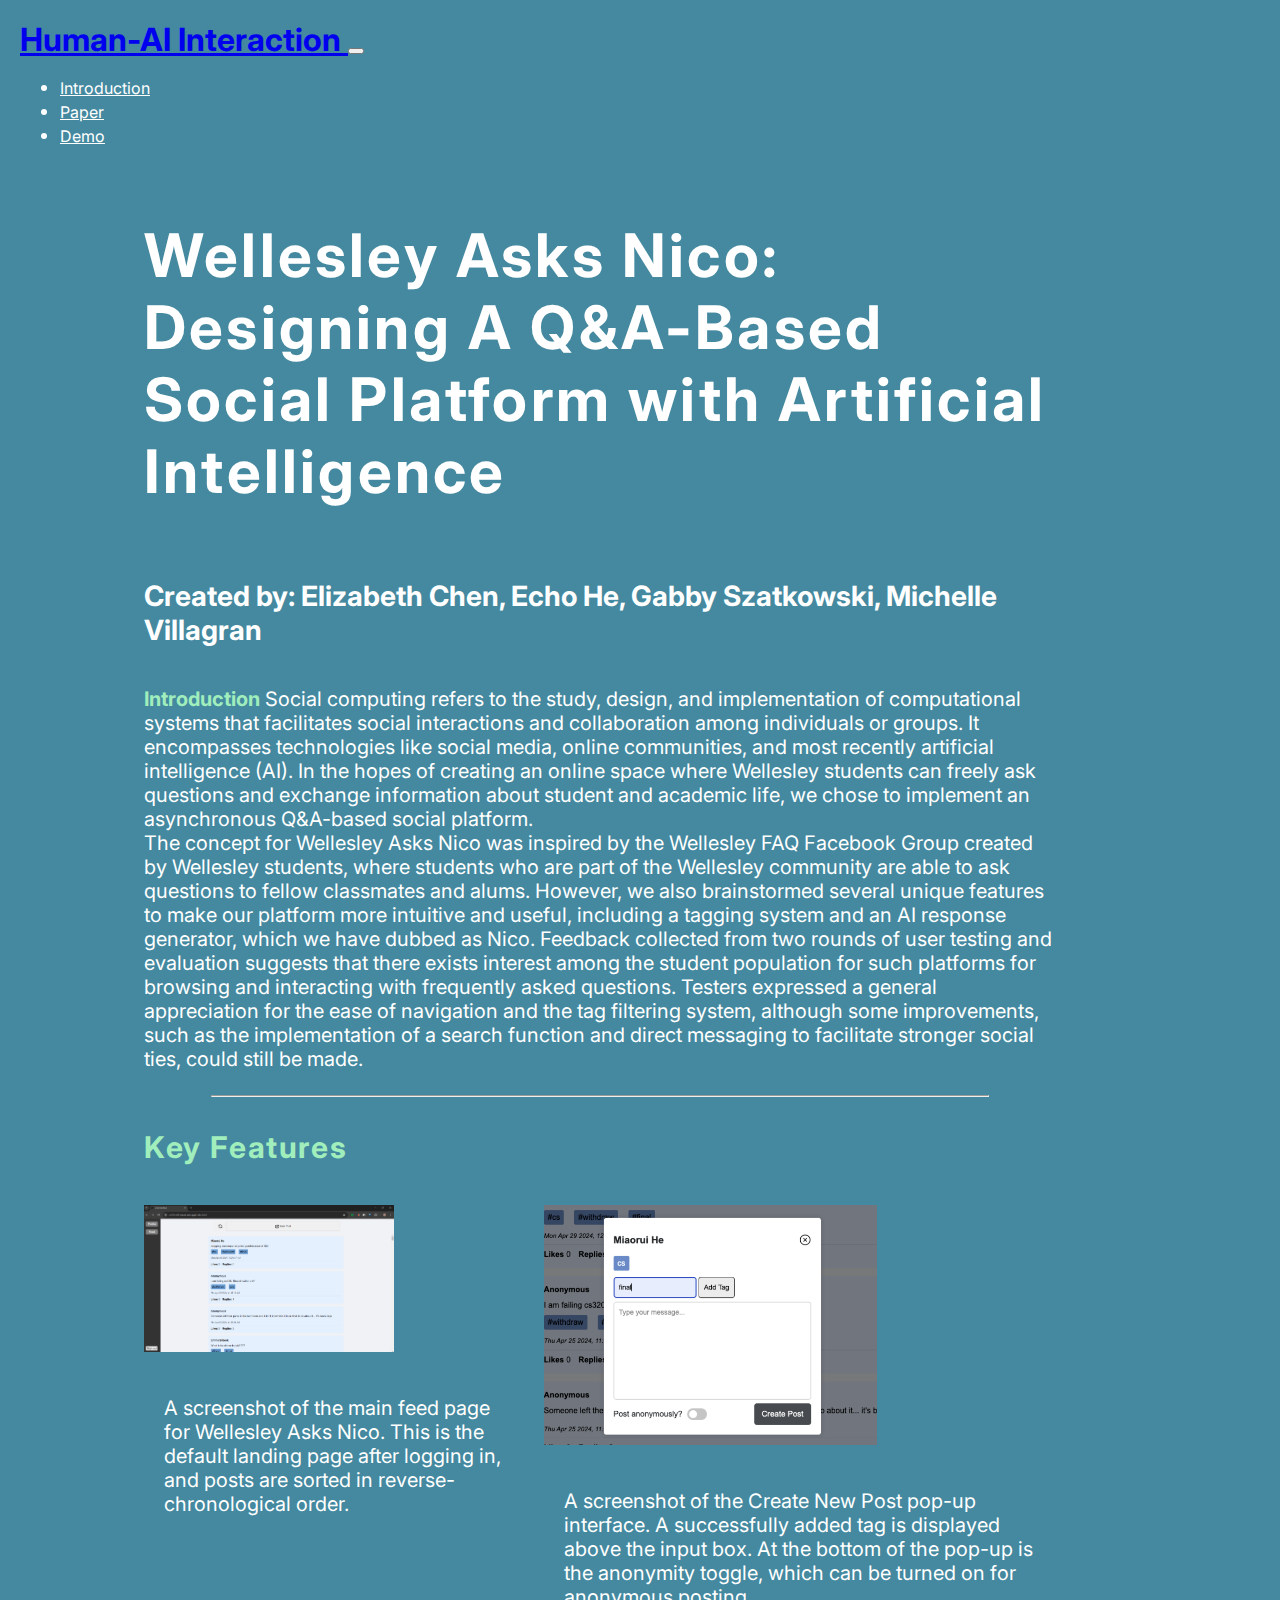
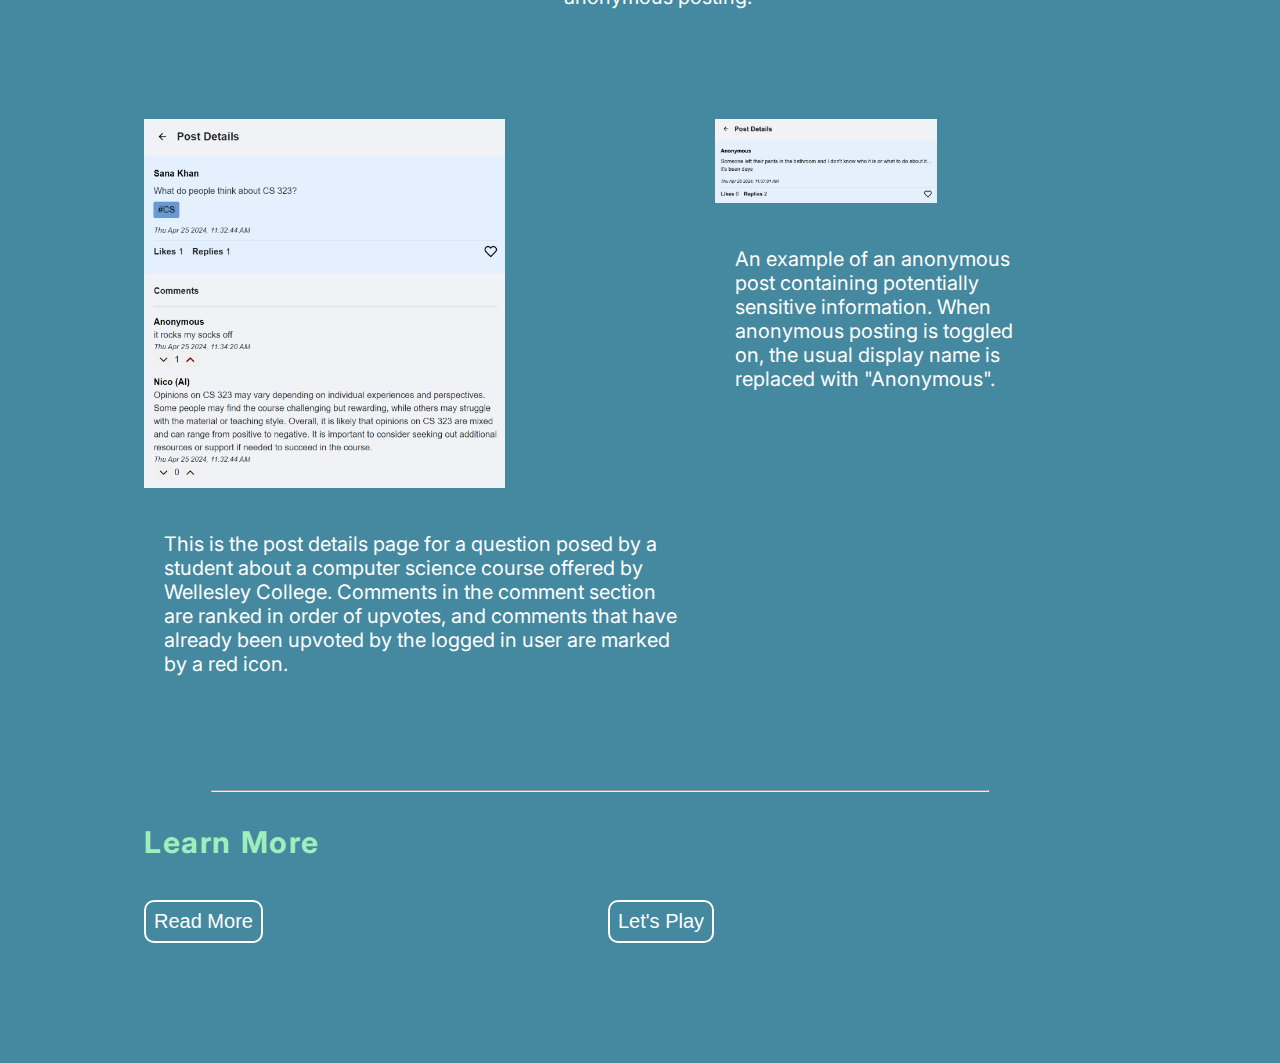
<file: WellesleyFAQ.html>
<!DOCTYPE html>
<html lang="en">
    <head>
        <meta charset="utf-8">
        <meta name="viewport" content="width=device-width, initial-scale=1">
        <link href="https://cdn.jsdelivr.net/npm/bootstrap@5.3.0-alpha1/dist/css/bootstrap.min.css" rel="stylesheet" integrity="sha384-GLhlTQ8iRABdZLl6O3oVMWSktQOp6b7In1Zl3/Jr59b6EGGoI1aFkw7cmDA6j6gD" crossorigin="anonymous">
        <link href="https://fonts.googleapis.com/css?family=Inter" rel="stylesheet">
        <link href="https://fonts.googleapis.com/css?family=Source+Code+Pro" rel="stylesheet">
        <link href="style.css" rel="stylesheet">
        <title>Wellesley Asks Nico</title>
    </head>

    <body>

         <!--NAVBAR-->
         <nav class="navbar navbar-dark navbar-expand-lg">
            <div class="container-fluid">
                <a class="navbar-brand mb-auto" href="WellesleyFAQ.html">
                    Human-AI Interaction
                </a>
                <button class="navbar-toggler" type="button" data-bs-toggle="collapse" data-bs-target="#navbarNav" aria-controls="navbarNav" aria-expanded="false" aria-label="Toggle navigation">
                    <span class="navbar-toggler-icon"></span>
                </button>
                <div class="collapse navbar-collapse" id="navbarNav">
                    <ul class="navbar-nav nav-pills ms-auto mb-auto">
                        <li class="nav-item">
                            <a class="nav-link" aria-current="page" href="index.html">Introduction</a>
                        </li>
                        <li class="nav-item">
                            <a class="nav-link" aria-current="page" href="Wellesley Asks Nico.pdf">Paper</a>
                        </li>
                        <li class="nav-item">
                            <a class="nav-link" aria-current="page" href="https://cs323-s24-team6.web.app/login.html">Demo</a>
                        </li>
                    </ul>
                </div>
            </div>
        </nav>
     
        
    <div class="container">
        <div class = 'row d-flex align-items-center justify-content-sm-center'>
            <div class = "col-sm" >
                <h1 class="heading">Wellesley Asks Nico: Designing A Q&A-Based Social Platform with Artificial Intelligence</h1>
                <h2 style="padding-top: 2rem; padding-bottom: 1rem;">Created by: Elizabeth Chen, Echo He, Gabby Szatkowski, Michelle Villagran
                </h2>
                <p><span class="accent">Introduction</span> Social computing refers to the study, design, and implementation of computational systems that facilitates social interactions and collaboration among individuals or groups. It encompasses technologies like social media, online communities, and most recently artificial intelligence (AI). In the hopes of creating an online space where Wellesley students can freely ask questions and exchange information about student and academic life, we chose to implement an asynchronous Q&A-based social platform.
                <br>
                The concept for Wellesley Asks Nico was inspired by the Wellesley FAQ Facebook Group created by Wellesley students, where students who are part of the Wellesley community are able to ask questions to fellow classmates and alums. However, we also brainstormed several unique features to make our platform more intuitive and useful, including a tagging system and an AI response generator, which we have dubbed as Nico. Feedback collected from two rounds of user testing and evaluation suggests that there exists interest among the student population for such platforms for browsing and interacting with frequently asked questions. Testers expressed a general appreciation for the ease of navigation and the tag filtering system, although some improvements, such as the implementation of a search function and direct messaging to facilitate stronger social ties, could still be made.
                    
                </p>
                

                <hr>
        <h1 class="subheading">Key Features </h1>
  
        <div class="row" style="display:flex; padding-top: 20px; justify-content: space-between;">
            <div class="col">
                <span><img src="wellesley asks nico feature/feature1.png" style="width: 65%; height: auto;"></span> 
                
                <p style='padding:20px;'>A screenshot of the main feed page for Wellesley Asks Nico. This is the default landing page after logging in, and posts are sorted in reverse-chronological order.</p>
            </div>
            <div class="col">
                <span><img src="wellesley asks nico feature/feature2.png" style="width: 65%; height: auto;"></span> 
                
                <p style='padding:20px;'>A screenshot of the Create New Post pop-up interface. A successfully added tag is displayed above the input box. At the bottom of the pop-up is the anonymity toggle, which can be turned on for anonymous posting.</p>
             </div>
        </div>

        <div class="row" style="display:flex; padding-top: 20px; justify-content: space-between;">
            <div class="col">
                <span><img src="wellesley asks nico feature/feature3.png" style="width: 65%; height: auto;"></span> 
                
                <p style='padding:20px;'>This is the post details page for a question posed by a student about a computer science course offered by Wellesley College. Comments in the comment section are ranked in order of upvotes, and comments that have already been upvoted by the logged in user are marked by a red icon.</p>
            </div>
            <div class="col">
                <span><img src="wellesley asks nico feature/feature4.png" style="width: 65%; height: auto;"></span> 
                
                <p style='padding:20px;'>An example of an anonymous post containing potentially sensitive information. When anonymous posting is toggled on, the usual display name is replaced with "Anonymous".</p>
             </div>
        </div>
        <hr>
        <h1 class="subheading">Learn More </h1>
        <div class="row">
                    <div class="column">
                        <a href="Wellesley Asks Nico.pdf">
                            <button class="startButton" style="padding: 0.5rem;">Read More</button>
                        </a>
                    </div>
                    <div class="column">
                        <a href="https://cs323-s24-team6.web.app/login.html">
                            <button class="startButton" style="padding: 0.5rem;">Let's Play</button>
                        </a>
                    </div>
                </div>

                
            </div>
        
        </div>
    </div>
    

<!--
            <h1>HEADING ONE</h1>
            <h2>HEADING TWO</h2>
            <h3>HEADING THREE</h3>
            <h4>SUBTITLE</h4>
            <p>Body text.</p>
-->

        </div>
  
        <script src="https://cdn.jsdelivr.net/npm/bootstrap@5.3.0-alpha1/dist/js/bootstrap.bundle.min.js" integrity="sha384-w76AqPfDkMBDXo30jS1Sgez6pr3x5MlQ1ZAGC+nuZB+EYdgRZgiwxhTBTkF7CXvN" crossorigin="anonymous"></script>
    </body>
</html>
</file>
<file: styles.css>
html, body {
    height: 100%;
  }

body {
    font-family: Arial, sans-serif;
    background-color: #ffffff;
}

.navbar {
    overflow: hidden;
    padding: 10px 15px;
    position: fixed;
    top: 0;
    right: 0;
  }
  .navbar a {
    float: left;
    color: rgb(0, 0, 0);
    text-align: center;
    padding: 8px 16px;
    text-decoration: none;
  }
  .navbar a:hover {
    background-color: #ffffff;
    color: rgb(156, 156, 156);
  }

  

    


.subtitle {
    color: #888;
    font-size: 20px;
   
}

h2, h3{
    color:#888;
}

.greeting {
    font-size: 40px;
    margin-top: 30px;
}

.description {
    font-size: 40px;
}

.about-me-button {
    margin-top: 50px;
    padding: 8px 15px; 
    font-size: 40px;
    font-weight: bold;
    color: #ffffff;
    background-color: #912F40;
    text-align: center;
    text-decoration: none;
    border: #888, 7px;
    border-radius: 7px;
    cursor: pointer;
    transition: background-color 0.3s, color 0.3s;
}

.about-me-button:hover {
    background-color: #d16969;
    color: rgb(255, 254, 254);
}



  .image {
    width: 100%;
    max-width: 400px; 
    height: auto;
  }


  .resume-button {
    font-size: 20px;
    padding: 8px 15px; 
    font-weight: bold;
    color: #ffffff;
    background-color: #912F40;
    border: #888, 7px;
    border-radius: 7px;
    cursor: pointer;
    transition: background-color 0.3s, color 0.3s;
    display: inline-block; 
    text-decoration: none; 
}

.resume-button:hover {
    background-color: #68202c; 
}


.title-text{
    padding: 60px;
    padding-bottom:30px;
    text-align: center;
    color: #912F40;

}

.resume-button:hover {
    background-color: #d16969;
    color: rgb(255, 254, 254);
}



#skills {
    margin-top: 70px;
    background-color: #e9e1e1 ;
    padding-bottom: 50px;
}

#skills h2 {
    padding-bottom: 30px; 
}

.card img {
    max-width: 100%; 
    max-height: 300px; 
    display: block; 
    margin: 0 auto; 
}

.card:hover {
    transform: scale(1.05);
    color: inherit;
}


.row {
    padding: 30px;
    align-items: flex-start;
}

a {
    color: inherit;
    text-decoration: none;

    
  }

.card-body {
    padding-top: 0%;
}

.sticky-sidebar {
    position: sticky;
    top: 70px;
    align-self: flex-start;
    z-index: 1;
    background-color: white;
  }

  .image-row {
    display: flex;
    flex-wrap: wrap;
    justify-content: center;
    gap: 2rem;
  }

  .image-column {
    flex: 1 1 30%; /* 3 per row */
    max-width: 30%;
    text-align: center;
  }

  .image-column img {
    width: 100%;
    height: auto;
    border-radius: 8px;
  }

  .caption {
    text-align: left;
    margin-top: 0.5rem;
    font-size: 0.95rem;
    color: #333;
  }

  .image-container img {
    width: 100%;
    height: auto;
    border-radius: 8px;
    display: block;
  }
  
  .image-row.two .image-container {
    flex: 1 1 45%;
    max-width: 45%;
  }


  .image-column2 {
    max-width: 700px;
    margin: 0 auto 2rem auto; /* center + space below */
    text-align: center;
  }

  .image-column2 img {
    width: 100%;
    height: auto;
    border-radius: 8px;
    display: block;
  }

  .image-column-single {
    max-width: 1000px;
    margin: 0 auto 2rem auto; /* center + space below */
    text-align: center;
  }

  .image-column-single img {
    width: 100%;
    height: auto;
    border-radius: 8px;
    display: block;
  }
</file>
<file: style.css>
@import url('https://fonts.googleapis.com/css2?family=Inter:wght@100;200;300;400;500;600;700;800;900&display=swap');

html body {
    background-color: #44899f;
    color: white;
    padding: 0.75rem;
    font-family: 'Inter', sans-serif;
}

/* FONTS */

h1 {
    font-size: 32px;
    font-weight: bold;
    letter-spacing: 0.2rem;
}

h2 {
    font-size: 28px;
}

.heading {
    font-weight: bold;
    font-size: 60px;
}

.heading-img{
    text-align: center;
    width: 150px;
}

.subheading {
    display: block;
    margin-top: 2rem;
    font-weight: bold;
    font-size: 30px;
    letter-spacing:0.1rem;
    color: #A1EEBD;
}

p {
    font-size:20px; 
}

li {
    font-size: 20px;
}

.accent {
    color: #A1EEBD;
    font-weight: bold;
}

.text-align {
    text-align: center;
}
/* BODY STYLE */
.container {
    margin: 10%;
    margin-top: 2rem;
    padding-right: 5rem;
    margin-bottom: 0;
}

/* NAVBAR STYLE */
.navbar-brand {
    font-weight: bolder;
    font-size: 32px;
}

.nav-link {
    color: white;
    font-size: 16px;
}

.nav-link:hover {
    color:aquamarine;
}

.dropdown-menu {
    border: none;
}

.navbar-collapse.show .nav-link {
    padding-left: 1rem;
}

/* ELEMENTS */
.startButton {
    font-size: 20px;
    background-color: #44899f;
    color: white;
    border: 2px solid white;
    margin-top: 20px;
    text-align: center;
    border-radius: 10px;
    cursor: pointer;
    transition: background-color 0.3s, color 0.3s;
}

.startButton:hover {
    background-color: #89C6FF;
    border: none;
    font-weight: bold;
}

hr {
    margin: 1.5rem 0;
    width: 85%;
    margin-left: auto;
    margin-right: auto;
}

#pWithGraph{
    margin-left: 0px;
    margin-right: 0px;
}

.nextButton {  
    position: absolute;
    background-color: #0fa0e3;
    color: white;
    border: 2px solid white;
    margin-bottom: 20px;
    text-align: center;
    border-radius: 10px;
    cursor: pointer;
    transition: background-color 0.3s, color 0.3s;
    padding: 0.25rem 0.5rem;
}

.nextButton:hover {
    background-color: #89C6FF;
    border: 2px solid #c1e0fd;
    font-weight: bold;
}

.center-button {
    display: block;
    text-align: center;
    padding-bottom: 20px;
    margin-bottom: 5%;
}
.row {
    display: flex;
    gap: 1rem; /* Optional spacing between columns */
    padding-bottom: 50px;
}

  .column {
    flex: 1; /* Each column takes up 50% of the row */
  }
</file>
